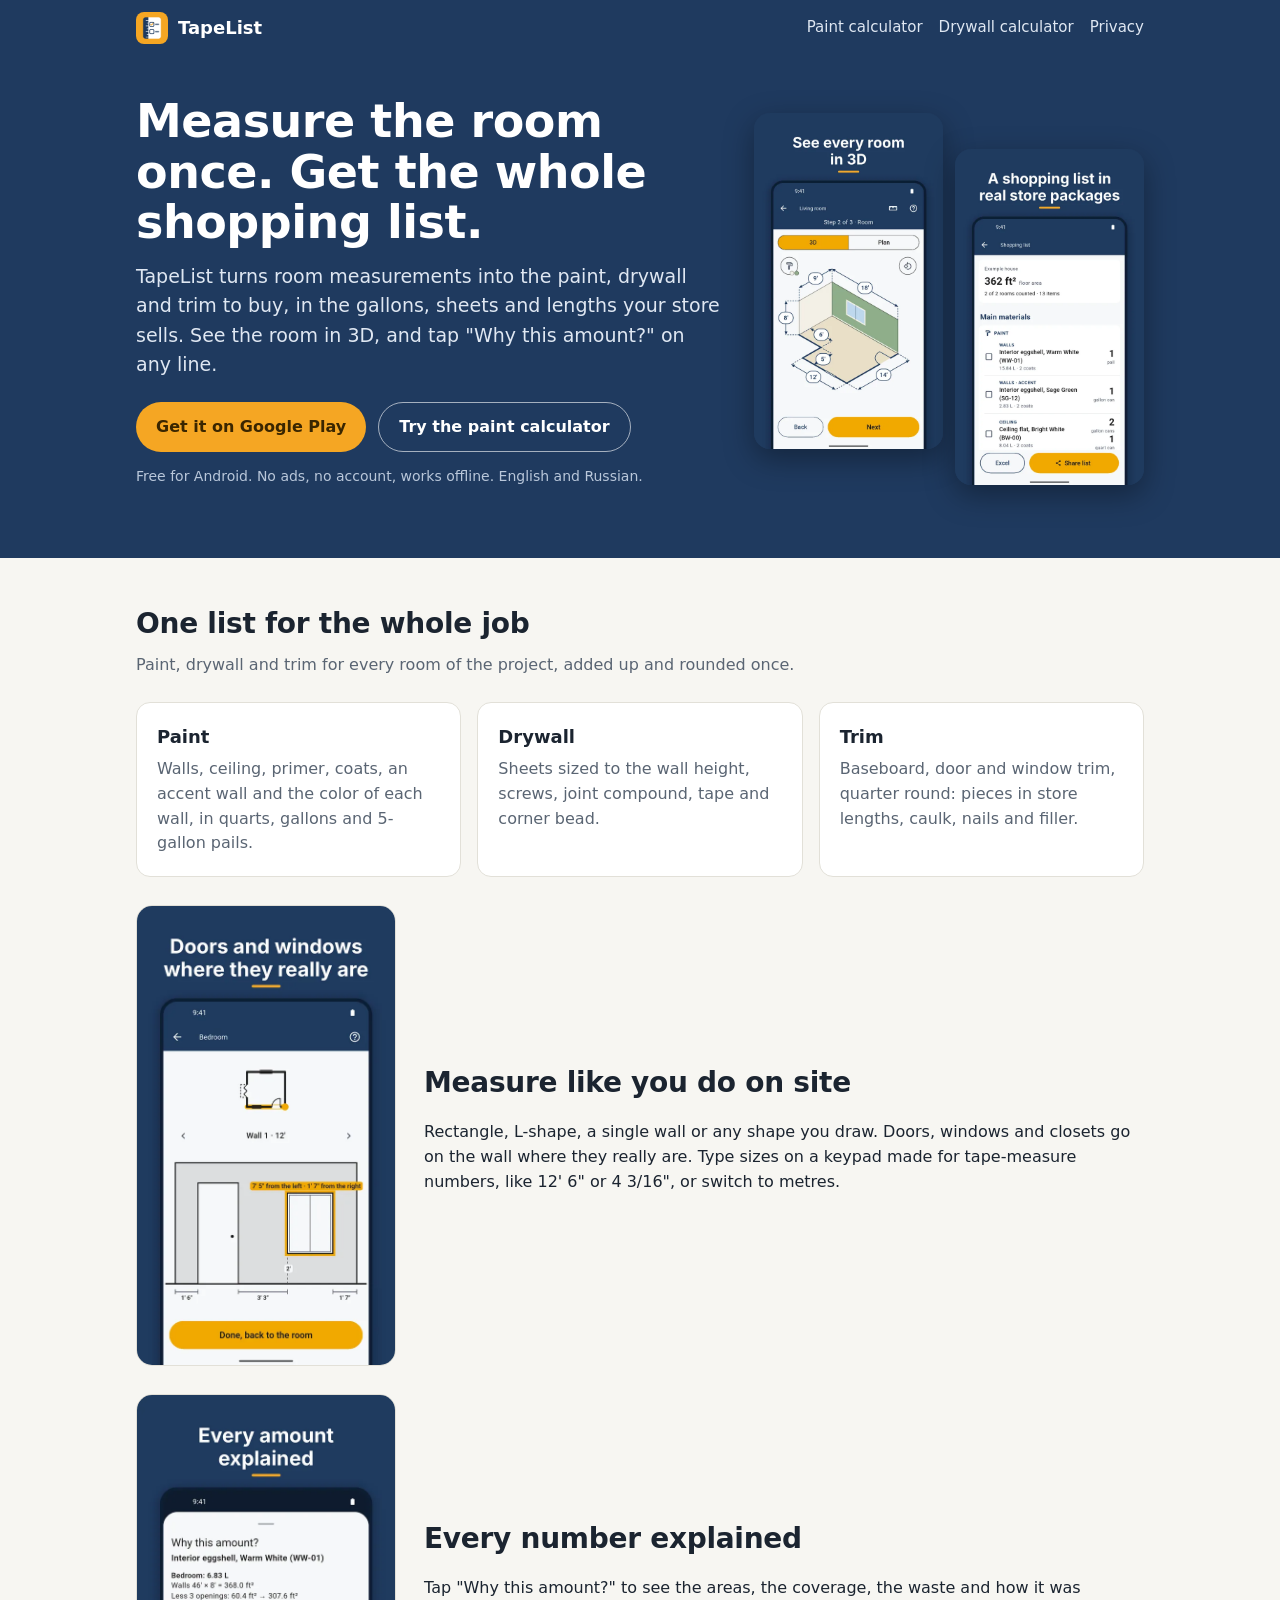
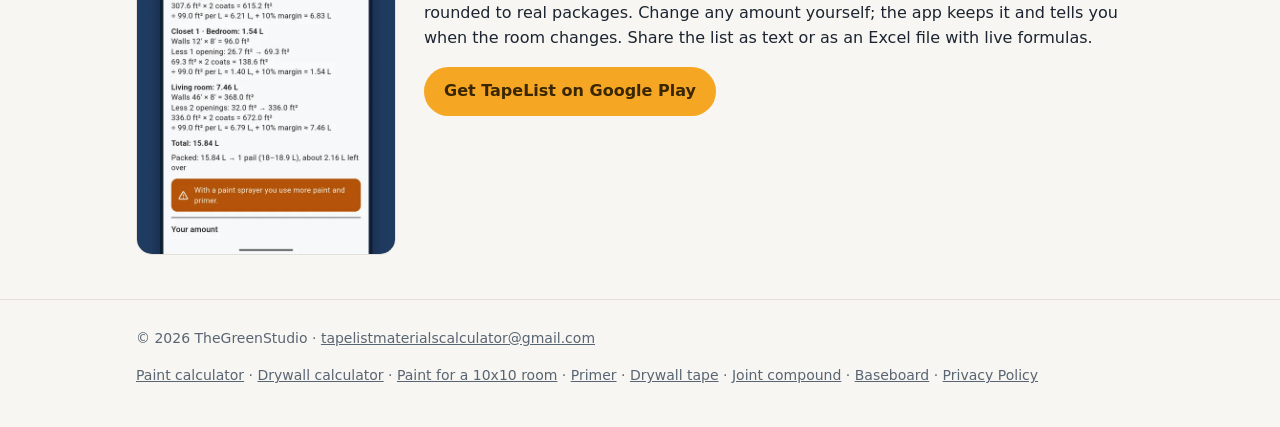
<file: index.html>
<!doctype html>
<html lang="en">
<head>
<meta charset="utf-8">
<meta name="viewport" content="width=device-width, initial-scale=1">
<title>TapeList: paint and drywall calculator with a store-ready shopping list</title>
<meta name="description" content="TapeList is a free Android app: measure a room, see it in 3D and get one shopping list of paint, drywall and trim in the packages the store sells. No ads, no account.">
<link rel="canonical" href="https://tapelistapp.github.io/">
<meta name="msvalidate.01" content="DD7AAF2A2E3DF8CE21057B2F5505923B">
<link rel="icon" href="/img/favicon.png">
<meta property="og:title" content="TapeList: measure a room, get the shopping list">
<meta property="og:description" content="Paint, drywall and trim in real store packages. Free Android app, no ads.">
<meta property="og:image" content="https://tapelistapp.github.io/img/2-room-3d.webp">
<link rel="stylesheet" href="/assets/site.css">
<script type="application/ld+json">
{"@context":"https://schema.org","@type":"SoftwareApplication","name":"TapeList","operatingSystem":"Android","applicationCategory":"UtilitiesApplication",
 "offers":{"@type":"Offer","price":"0","priceCurrency":"USD"},"author":{"@type":"Organization","name":"TheGreenStudio"},
 "url":"https://play.google.com/store/apps/details?id=io.github.tapelistapp"}
</script>
</head>
<body>
<header class="top"><div class="wrap">
  <a class="brand" href="/"><img src="/img/icon-192.png" alt="" width="32" height="32">TapeList</a>
  <nav class="nav"><a href="/paint-calculator/">Paint calculator</a><a href="/drywall-calculator/">Drywall calculator</a><a class="hide-sm" href="/privacy/">Privacy</a></nav>
</div></header>

<section class="hero"><div class="wrap">
  <div>
    <h1>Measure the room once. Get the whole shopping list.</h1>
    <p class="lead">TapeList turns room measurements into the paint, drywall and trim to buy, in the gallons, sheets and lengths your store sells. See the room in 3D, and tap "Why this amount?" on any line.</p>
    <div class="cta">
      <a class="btn" href="https://play.google.com/store/apps/details?id=io.github.tapelistapp&amp;referrer=utm_source%3Dtapelist_site%26utm_medium%3Dweb%26utm_campaign%3Dhome">Get it on Google Play</a>
      <a class="btn ghost" href="/paint-calculator/">Try the paint calculator</a>
    </div>
    <p class="note">Free for Android. No ads, no account, works offline. English and Russian.</p>
  </div>
  <div class="shots">
    <img src="/img/2-room-3d.webp" alt="A room in 3D with the size of every wall" width="540" height="960">
    <img src="/img/7-shopping-list.webp" alt="Shopping list in store packages" width="540" height="960">
  </div>
</div></section>

<section class="block"><div class="wrap">
  <h2>One list for the whole job</h2>
  <p class="sub">Paint, drywall and trim for every room of the project, added up and rounded once.</p>
  <div class="grid3">
    <div class="card"><h3>Paint</h3><p>Walls, ceiling, primer, coats, an accent wall and the color of each wall, in quarts, gallons and 5-gallon pails.</p></div>
    <div class="card"><h3>Drywall</h3><p>Sheets sized to the wall height, screws, joint compound, tape and corner bead.</p></div>
    <div class="card"><h3>Trim</h3><p>Baseboard, door and window trim, quarter round: pieces in store lengths, caulk, nails and filler.</p></div>
  </div>
  <div class="feature-shot">
    <img src="/img/5-wall-door-window.webp" alt="A wall seen from the front with a door and a window placed on it" width="540" height="960" loading="lazy">
    <div>
      <h2 style="margin-top:0">Measure like you do on site</h2>
      <p>Rectangle, L-shape, a single wall or any shape you draw. Doors, windows and closets go on the wall where they really are. Type sizes on a keypad made for tape-measure numbers, like 12' 6" or 4 3/16", or switch to metres.</p>
    </div>
  </div>
  <div class="feature-shot">
    <img src="/img/8-why-this-amount.webp" alt="Why this amount: the areas, coverage and rounding behind a line" width="540" height="960" loading="lazy">
    <div>
      <h2 style="margin-top:0">Every number explained</h2>
      <p>Tap "Why this amount?" to see the areas, the coverage, the waste and how it was rounded to real packages. Change any amount yourself; the app keeps it and tells you when the room changes. Share the list as text or as an Excel file with live formulas.</p>
      <p><a class="btn" href="https://play.google.com/store/apps/details?id=io.github.tapelistapp&amp;referrer=utm_source%3Dtapelist_site%26utm_medium%3Dweb%26utm_campaign%3Dhome">Get TapeList on Google Play</a></p>
    </div>
  </div>
</div></section>

<footer><div class="wrap"><span>&copy; 2026 TheGreenStudio &middot; <a href="mailto:tapelistmaterialscalculator@gmail.com">tapelistmaterialscalculator@gmail.com</a></span><span><a href="/paint-calculator/">Paint calculator</a> &middot; <a href="/drywall-calculator/">Drywall calculator</a> &middot; <a href="/how-much-paint-10x10-room/">Paint for a 10x10 room</a> &middot; <a href="/how-much-primer/">Primer</a> &middot; <a href="/how-much-drywall-tape/">Drywall tape</a> &middot; <a href="/how-much-joint-compound/">Joint compound</a> &middot; <a href="/how-much-baseboard/">Baseboard</a> &middot; <a href="/privacy/">Privacy Policy</a></span></div></footer>
</body>
</html>
</file>
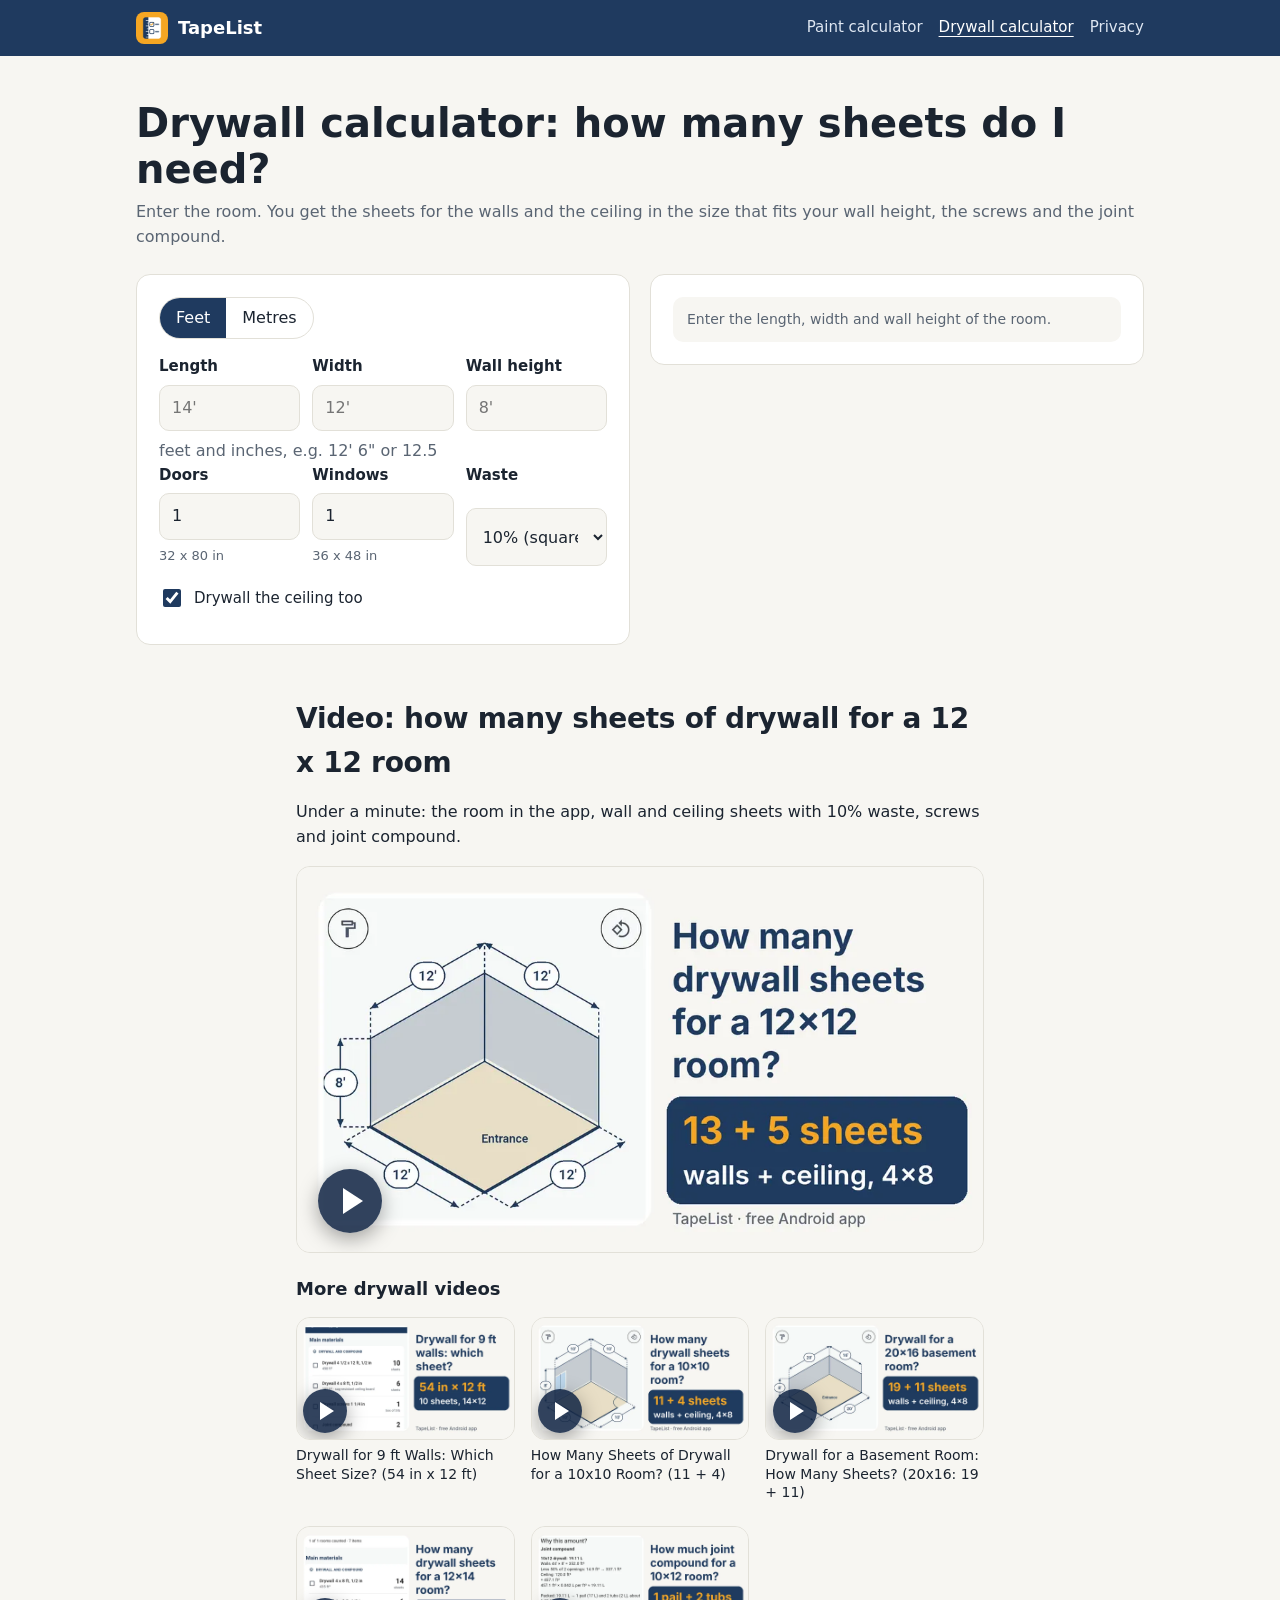
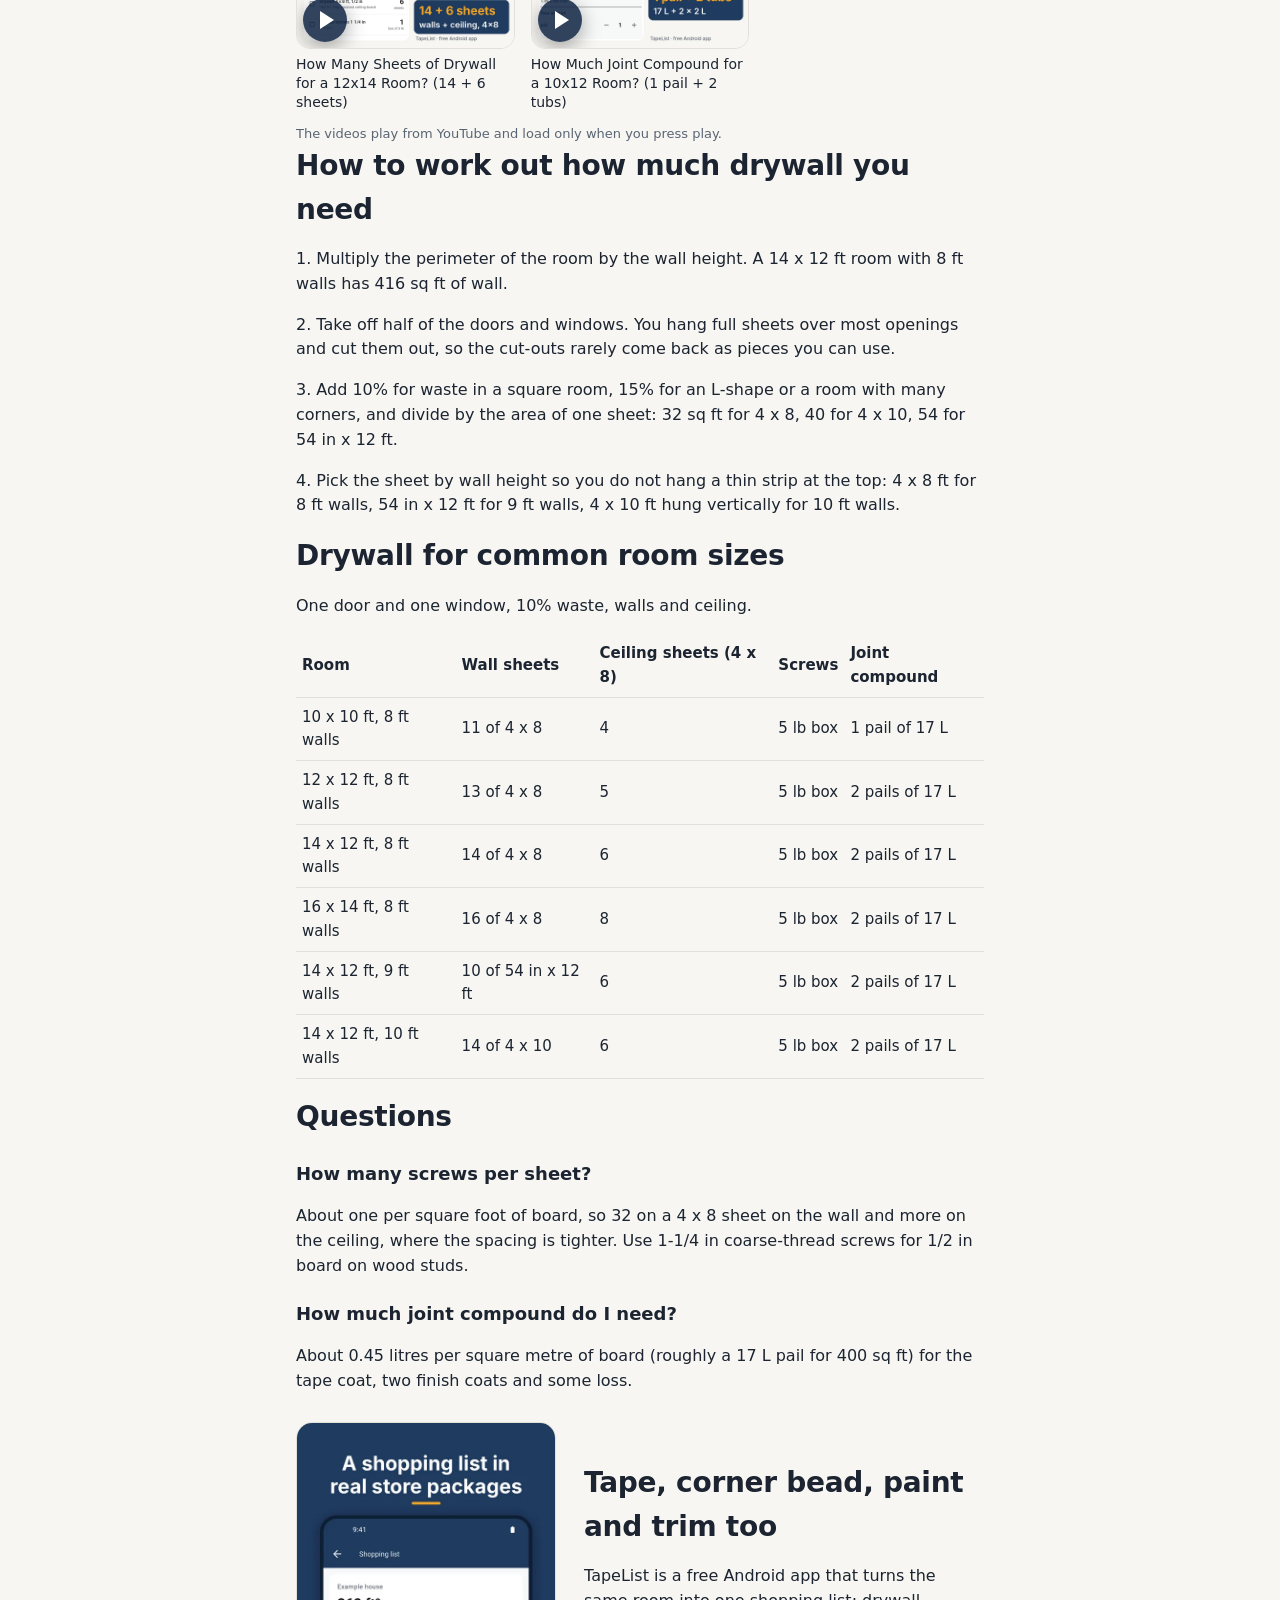
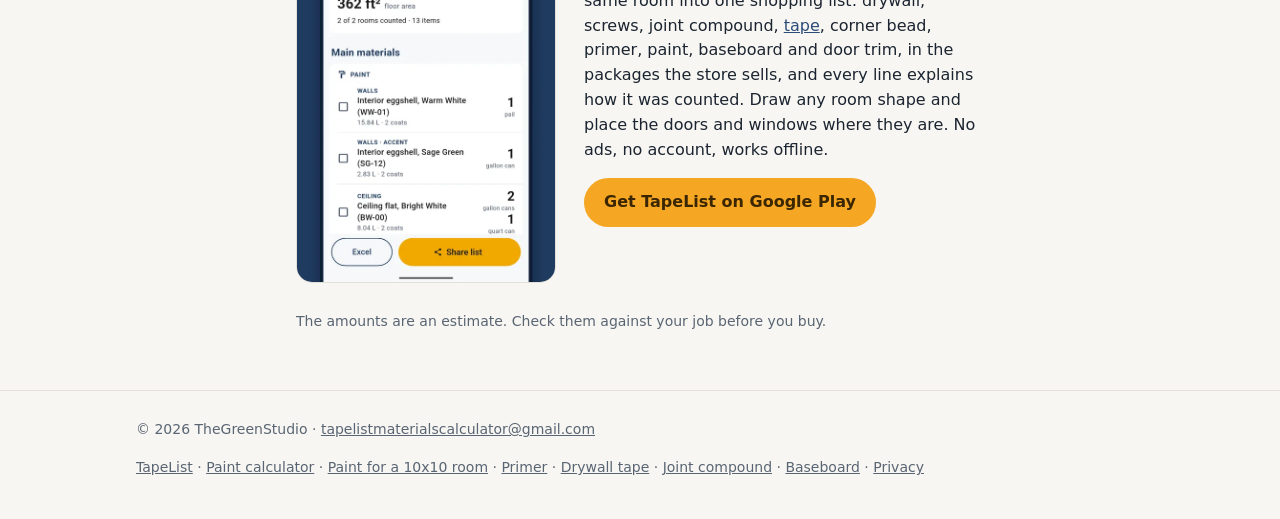
<file: drywall-calculator/index.html>
<!doctype html>
<html lang="en">
<head>
<meta charset="utf-8">
<meta name="viewport" content="width=device-width, initial-scale=1">
<title>Drywall Calculator: How Many Sheets of Drywall Do I Need? | TapeList</title>
<meta name="description" content="Free drywall calculator for a room. Enter the size, doors and windows and get the sheets for walls and ceiling, screws and joint compound, with the math shown.">
<link rel="canonical" href="https://tapelistapp.github.io/drywall-calculator/">
<link rel="icon" href="/img/favicon.png">
<meta property="og:title" content="Drywall calculator: how many sheets do I need?">
<meta property="og:description" content="Room size in, sheets, screws and joint compound out, in the sizes stores sell.">
<meta property="og:image" content="https://tapelistapp.github.io/img/7-shopping-list.webp">
<link rel="stylesheet" href="/assets/site.css">
<script>window.CALC = 'drywall'; window.PLAY_URL = 'https://play.google.com/store/apps/details?id=io.github.tapelistapp&referrer=utm_source%3Dtapelist_site%26utm_medium%3Dweb%26utm_campaign%3Ddrywall_calculator';</script>
<script src="/assets/calc.js" defer></script>
<script src="/assets/ui.js" defer></script>
<script type="application/ld+json">
{"@context":"https://schema.org","@type":"FAQPage","mainEntity":[
{"@type":"Question","name":"How many sheets of drywall do I need for a 12 x 12 room?","acceptedAnswer":{"@type":"Answer","text":"A 12 x 12 ft room with 8 ft walls, one door and one window needs about 13 sheets of 4 x 8 ft drywall for the walls and 5 for the ceiling, with 10% for waste and half of the doors and windows taken off."}},
{"@type":"Question","name":"What size drywall should I buy for 9 ft walls?","acceptedAnswer":{"@type":"Answer","text":"For 9 ft walls, 54 in x 12 ft sheets hung horizontally cover the height in two rows with no strip. For 8 ft walls use 4 x 8 ft (or 4 x 12 ft) sheets, and for 10 ft walls 4 x 10 ft sheets hung vertically."}},
{"@type":"Question","name":"How many drywall screws do I need?","acceptedAnswer":{"@type":"Answer","text":"About one screw per square foot of board on walls and 30% more on ceilings, where the spacing is tighter. A pound of 1-1/4 in coarse screws holds roughly 240 to 280 screws, so a typical room takes one 5 lb box."}}
]}
</script>
<script type="application/ld+json">
{"@context": "https://schema.org", "@type": "VideoObject", "name": "How Many Sheets of Drywall for a 12x12 Room? (13 + 5)", "description": "A 12x12 room with 8 ft walls, one door and one window takes 13 sheets of 4x8 drywall for the walls and 5 for the ceiling (10% waste included), plus 1 box of screws (5 lb) and 2 pails of joint compound.", "thumbnailUrl": ["https://tapelistapp.github.io/img/video-v2-drywall-12x12.webp", "https://i.ytimg.com/vi/J6LXCZWHs7w/hqdefault.jpg"], "uploadDate": "2026-11-24T18:30:00-06:00", "duration": "PT47S", "embedUrl": "https://www.youtube-nocookie.com/embed/J6LXCZWHs7w", "url": "https://www.youtube.com/watch?v=J6LXCZWHs7w", "publisher": {"@type": "Organization", "name": "TheGreenStudio"}}
</script>
<script type="application/ld+json">
{"@context": "https://schema.org", "@type": "VideoObject", "name": "Drywall for 9 ft Walls: Which Sheet Size? (54 in x 12 ft)", "description": "For 9 ft walls, hang 54 in x 12 ft sheets (4 1/2 x 12 ft): two rows make exactly 9 ft, with no 1 ft strip. A 14x12 room with 9 ft walls takes 10 of them, plus 6 sheets of 4x8 ceiling board.", "thumbnailUrl": ["https://tapelistapp.github.io/img/video-v5-drywall-9ft-walls.webp", "https://i.ytimg.com/vi/8Ft7YEdm2PE/hqdefault.jpg"], "uploadDate": "2026-11-24T18:30:00-06:00", "duration": "PT37S", "embedUrl": "https://www.youtube-nocookie.com/embed/8Ft7YEdm2PE", "url": "https://www.youtube.com/watch?v=8Ft7YEdm2PE", "publisher": {"@type": "Organization", "name": "TheGreenStudio"}}
</script>
<script type="application/ld+json">
{"@context": "https://schema.org", "@type": "VideoObject", "name": "How Many Sheets of Drywall for a 10x10 Room? (11 + 4)", "description": "A 10x10 room with 8 ft walls, one door and one window takes 11 sheets of 4x8 drywall for the walls and 4 for the ceiling (10% waste included), plus 1 box of screws (5 lb) and 1 pail of joint compound (17 L).", "thumbnailUrl": ["https://tapelistapp.github.io/img/video-v9-drywall-10x10.webp", "https://i.ytimg.com/vi/AFMwbjLiZJI/hqdefault.jpg"], "uploadDate": "2026-11-25T18:00:00-06:00", "duration": "PT40S", "embedUrl": "https://www.youtube-nocookie.com/embed/AFMwbjLiZJI", "url": "https://www.youtube.com/watch?v=AFMwbjLiZJI", "publisher": {"@type": "Organization", "name": "TheGreenStudio"}}
</script>
<script type="application/ld+json">
{"@context": "https://schema.org", "@type": "VideoObject", "name": "Drywall for a Basement Room: How Many Sheets? (20x16: 19 + 11)", "description": "A 20x16 basement room with 8 ft walls, two doors and three windows takes 19 sheets of 4x8 drywall for the walls and 11 for the ceiling (10% waste included), plus 1 box of screws (5 lb) and 2 pails of joint compound (17 L) and a 2 L tub.", "thumbnailUrl": ["https://tapelistapp.github.io/img/video-v10-drywall-basement.webp", "https://i.ytimg.com/vi/WpyYuWPqc_0/hqdefault.jpg"], "uploadDate": "2026-11-25T18:00:00-06:00", "duration": "PT51S", "embedUrl": "https://www.youtube-nocookie.com/embed/WpyYuWPqc_0", "url": "https://www.youtube.com/watch?v=WpyYuWPqc_0", "publisher": {"@type": "Organization", "name": "TheGreenStudio"}}
</script>
<script type="application/ld+json">
{"@context": "https://schema.org", "@type": "VideoObject", "name": "How Many Sheets of Drywall for a 12x14 Room? (14 + 6 sheets)", "description": "A 12x14 room with 8 ft walls, one door and two windows needs 14 sheets of 4x8 drywall for the walls and 6 sheets of ceiling board, with 10% waste. Tape: 206 ft, one 250 ft roll.", "thumbnailUrl": ["https://tapelistapp.github.io/img/video-v15-drywall-12x14.webp", "https://i.ytimg.com/vi/Abt0x1RE_ms/hqdefault.jpg"], "uploadDate": "2026-11-27T17:10:00-06:00", "duration": "PT46S", "embedUrl": "https://www.youtube-nocookie.com/embed/Abt0x1RE_ms", "url": "https://www.youtube.com/watch?v=Abt0x1RE_ms", "publisher": {"@type": "Organization", "name": "TheGreenStudio"}}
</script>
<script type="application/ld+json">
{"@context": "https://schema.org", "@type": "VideoObject", "name": "How Much Joint Compound for a 10x12 Room? (1 pail + 2 tubs)", "description": "A 10x12 room with 8 ft walls, one door and one window needs 19.11 L of joint compound for the walls and the ceiling: 1 pail of 17 L and 2 tubs of 2 L, about 1.9 L left over. Two pails would leave 15 L.", "thumbnailUrl": ["https://tapelistapp.github.io/img/video-v16-joint-compound-10x12.webp", "https://i.ytimg.com/vi/QU0DkTvGRYA/hqdefault.jpg"], "uploadDate": "2026-11-27T17:10:00-06:00", "duration": "PT51S", "embedUrl": "https://www.youtube-nocookie.com/embed/QU0DkTvGRYA", "url": "https://www.youtube.com/watch?v=QU0DkTvGRYA", "publisher": {"@type": "Organization", "name": "TheGreenStudio"}}
</script>
</head>
<body>
<header class="top"><div class="wrap">
  <a class="brand" href="/"><img src="/img/icon-192.png" alt="" width="32" height="32">TapeList</a>
  <nav class="nav"><a href="/paint-calculator/">Paint calculator</a><a href="/drywall-calculator/" aria-current="page">Drywall calculator</a><a class="hide-sm" href="/privacy/">Privacy</a></nav>
</div></header>

<section class="block"><div class="wrap">
  <h1 style="font-size:clamp(28px,4.5vw,40px);margin:0 0 8px;line-height:1.15">Drywall calculator: how many sheets do I need?</h1>
  <p class="sub">Enter the room. You get the sheets for the walls and the ceiling in the size that fits your wall height, the screws and the joint compound.</p>

  <div class="calc">
    <form class="card" id="form" onsubmit="return false">
      <div class="seg" role="group" aria-label="Units"><button type="button" id="u-ft" aria-pressed="true">Feet</button><button type="button" id="u-m" aria-pressed="false">Metres</button></div>
      <div class="row3">
        <div class="field"><label for="len">Length</label><input id="len" type="text" inputmode="decimal" placeholder="14'" autocomplete="off"></div>
        <div class="field"><label for="wid">Width</label><input id="wid" type="text" inputmode="decimal" placeholder="12'" autocomplete="off"></div>
        <div class="field"><label for="hgt">Wall height</label><input id="hgt" type="text" inputmode="decimal" placeholder="8'" autocomplete="off"></div>
      </div>
      <p class="field hint unit-hint" style="margin-top:-6px">feet and inches, e.g. 12' 6" or 12.5</p>
      <div class="row3">
        <div class="field"><label for="doors">Doors</label><input id="doors" type="number" min="0" max="20" value="1"><span class="hint">32 x 80 in</span></div>
        <div class="field"><label for="windows">Windows</label><input id="windows" type="number" min="0" max="30" value="1"><span class="hint">36 x 48 in</span></div>
        <div class="field"><label for="waste">Waste</label><select id="waste"><option value="10" selected>10% (square room)</option><option value="15">15% (L-shape, many corners)</option></select></div>
      </div>
      <label class="check"><input type="checkbox" id="ceil" checked> Drywall the ceiling too</label>
    </form>
    <div class="card result" id="out" aria-live="polite"></div>
  </div>
</div></section>

<section class="block" style="padding-top:8px"><div class="wrap article">
  <h2>Video: how many sheets of drywall for a 12 x 12 room</h2>
  <p>Under a minute: the room in the app, wall and ceiling sheets with 10% waste, screws and joint compound.</p>
  <a class="video" href="https://www.youtube.com/watch?v=J6LXCZWHs7w" data-yt="J6LXCZWHs7w" aria-label="Play the video: How Many Sheets of Drywall for a 12x12 Room? (13 + 5)">
    <img src="/img/video-v2-drywall-12x12.webp" alt="How Many Sheets of Drywall for a 12x12 Room? (13 + 5)" width="960" height="540" loading="lazy">
    <span class="play" aria-hidden="true"></span>
  </a>
  <h3 class="vgrid-title">More drywall videos</h3>
<div class="vgrid">
  <figure>
  <a class="video" href="https://www.youtube.com/watch?v=8Ft7YEdm2PE" data-yt="8Ft7YEdm2PE" aria-label="Play the video: Drywall for 9 ft Walls: Which Sheet Size? (54 in x 12 ft)">
    <img src="/img/video-v5-drywall-9ft-walls.webp" alt="Drywall for 9 ft Walls: Which Sheet Size? (54 in x 12 ft)" width="960" height="540" loading="lazy">
    <span class="play" aria-hidden="true"></span>
  </a>
    <figcaption>Drywall for 9 ft Walls: Which Sheet Size? (54 in x 12 ft)</figcaption>
  </figure>
  <figure>
  <a class="video" href="https://www.youtube.com/watch?v=AFMwbjLiZJI" data-yt="AFMwbjLiZJI" aria-label="Play the video: How Many Sheets of Drywall for a 10x10 Room? (11 + 4)">
    <img src="/img/video-v9-drywall-10x10.webp" alt="How Many Sheets of Drywall for a 10x10 Room? (11 + 4)" width="960" height="540" loading="lazy">
    <span class="play" aria-hidden="true"></span>
  </a>
    <figcaption>How Many Sheets of Drywall for a 10x10 Room? (11 + 4)</figcaption>
  </figure>
  <figure>
  <a class="video" href="https://www.youtube.com/watch?v=WpyYuWPqc_0" data-yt="WpyYuWPqc_0" aria-label="Play the video: Drywall for a Basement Room: How Many Sheets? (20x16: 19 + 11)">
    <img src="/img/video-v10-drywall-basement.webp" alt="Drywall for a Basement Room: How Many Sheets? (20x16: 19 + 11)" width="960" height="540" loading="lazy">
    <span class="play" aria-hidden="true"></span>
  </a>
    <figcaption>Drywall for a Basement Room: How Many Sheets? (20x16: 19 + 11)</figcaption>
  </figure>
  <figure>
  <a class="video" href="https://www.youtube.com/watch?v=Abt0x1RE_ms" data-yt="Abt0x1RE_ms" aria-label="Play the video: How Many Sheets of Drywall for a 12x14 Room? (14 + 6 sheets)">
    <img src="/img/video-v15-drywall-12x14.webp" alt="How Many Sheets of Drywall for a 12x14 Room? (14 + 6 sheets)" width="960" height="540" loading="lazy">
    <span class="play" aria-hidden="true"></span>
  </a>
    <figcaption>How Many Sheets of Drywall for a 12x14 Room? (14 + 6 sheets)</figcaption>
  </figure>
  <figure>
  <a class="video" href="https://www.youtube.com/watch?v=QU0DkTvGRYA" data-yt="QU0DkTvGRYA" aria-label="Play the video: How Much Joint Compound for a 10x12 Room? (1 pail + 2 tubs)">
    <img src="/img/video-v16-joint-compound-10x12.webp" alt="How Much Joint Compound for a 10x12 Room? (1 pail + 2 tubs)" width="960" height="540" loading="lazy">
    <span class="play" aria-hidden="true"></span>
  </a>
    <figcaption>How Much Joint Compound for a 10x12 Room? (1 pail + 2 tubs)</figcaption>
  </figure>
</div>
  <p class="hint video-note">The videos play from YouTube and load only when you press play.</p>
</div>
<div class="wrap article">
  <h2>How to work out how much drywall you need</h2>
  <p>1. Multiply the perimeter of the room by the wall height. A 14 x 12 ft room with 8 ft walls has 416 sq ft of wall.</p>
  <p>2. Take off half of the doors and windows. You hang full sheets over most openings and cut them out, so the cut-outs rarely come back as pieces you can use.</p>
  <p>3. Add 10% for waste in a square room, 15% for an L-shape or a room with many corners, and divide by the area of one sheet: 32 sq ft for 4 x 8, 40 for 4 x 10, 54 for 54 in x 12 ft.</p>
  <p>4. Pick the sheet by wall height so you do not hang a thin strip at the top: 4 x 8 ft for 8 ft walls, 54 in x 12 ft for 9 ft walls, 4 x 10 ft hung vertically for 10 ft walls.</p>

  <h2>Drywall for common room sizes</h2>
  <p>One door and one window, 10% waste, walls and ceiling.</p>
  <table>
    <thead><tr><th>Room</th><th>Wall sheets</th><th>Ceiling sheets (4 x 8)</th><th>Screws</th><th>Joint compound</th></tr></thead>
    <tbody>
      <tr><td>10 x 10 ft, 8 ft walls</td><td>11 of 4 x 8</td><td>4</td><td>5 lb box</td><td>1 pail of 17 L</td></tr>
      <tr><td>12 x 12 ft, 8 ft walls</td><td>13 of 4 x 8</td><td>5</td><td>5 lb box</td><td>2 pails of 17 L</td></tr>
      <tr><td>14 x 12 ft, 8 ft walls</td><td>14 of 4 x 8</td><td>6</td><td>5 lb box</td><td>2 pails of 17 L</td></tr>
      <tr><td>16 x 14 ft, 8 ft walls</td><td>16 of 4 x 8</td><td>8</td><td>5 lb box</td><td>2 pails of 17 L</td></tr>
      <tr><td>14 x 12 ft, 9 ft walls</td><td>10 of 54 in x 12 ft</td><td>6</td><td>5 lb box</td><td>2 pails of 17 L</td></tr>
      <tr><td>14 x 12 ft, 10 ft walls</td><td>14 of 4 x 10</td><td>6</td><td>5 lb box</td><td>2 pails of 17 L</td></tr>
    </tbody>
  </table>

  <h2>Questions</h2>
  <h3>How many screws per sheet?</h3>
  <p>About one per square foot of board, so 32 on a 4 x 8 sheet on the wall and more on the ceiling, where the spacing is tighter. Use 1-1/4 in coarse-thread screws for 1/2 in board on wood studs.</p>
  <h3>How much joint compound do I need?</h3>
  <p>About 0.45 litres per square metre of board (roughly a 17 L pail for 400 sq ft) for the tape coat, two finish coats and some loss.</p>

  <div class="feature-shot">
    <img src="/img/7-shopping-list.webp" alt="TapeList app shopping list with drywall, screws and joint compound" width="540" height="960" loading="lazy">
    <div>
      <h2 style="margin-top:0">Tape, corner bead, paint and trim too</h2>
      <p>TapeList is a free Android app that turns the same room into one shopping list: drywall, screws, joint compound, <a href="/how-much-drywall-tape/">tape</a>, corner bead, primer, paint, baseboard and door trim, in the packages the store sells, and every line explains how it was counted. Draw any room shape and place the doors and windows where they are. No ads, no account, works offline.</p>
      <p><a class="btn" href="https://play.google.com/store/apps/details?id=io.github.tapelistapp&amp;referrer=utm_source%3Dtapelist_site%26utm_medium%3Dweb%26utm_campaign%3Ddrywall_calculator">Get TapeList on Google Play</a></p>
    </div>
  </div>
  <p class="hint" style="color:var(--muted);font-size:14px;margin-top:28px">The amounts are an estimate. Check them against your job before you buy.</p>
</div></section>

<footer><div class="wrap"><span>&copy; 2026 TheGreenStudio &middot; <a href="mailto:tapelistmaterialscalculator@gmail.com">tapelistmaterialscalculator@gmail.com</a></span><span><a href="/">TapeList</a> &middot; <a href="/paint-calculator/">Paint calculator</a> &middot; <a href="/how-much-paint-10x10-room/">Paint for a 10x10 room</a> &middot; <a href="/how-much-primer/">Primer</a> &middot; <a href="/how-much-drywall-tape/">Drywall tape</a> &middot; <a href="/how-much-joint-compound/">Joint compound</a> &middot; <a href="/how-much-baseboard/">Baseboard</a> &middot; <a href="/privacy/">Privacy</a></span></div></footer>
<script>
document.querySelectorAll('a.video[data-yt]').forEach(function(a){a.addEventListener('click',function(e){e.preventDefault();var f=document.createElement('iframe');f.src='https://www.youtube-nocookie.com/embed/'+a.dataset.yt+'?autoplay=1&rel=0';f.title=a.getAttribute('aria-label');f.allow='autoplay; encrypted-media; picture-in-picture';f.allowFullscreen=true;f.className='video-frame';a.replaceWith(f);});});
</script>
</body>
</html>
</file>
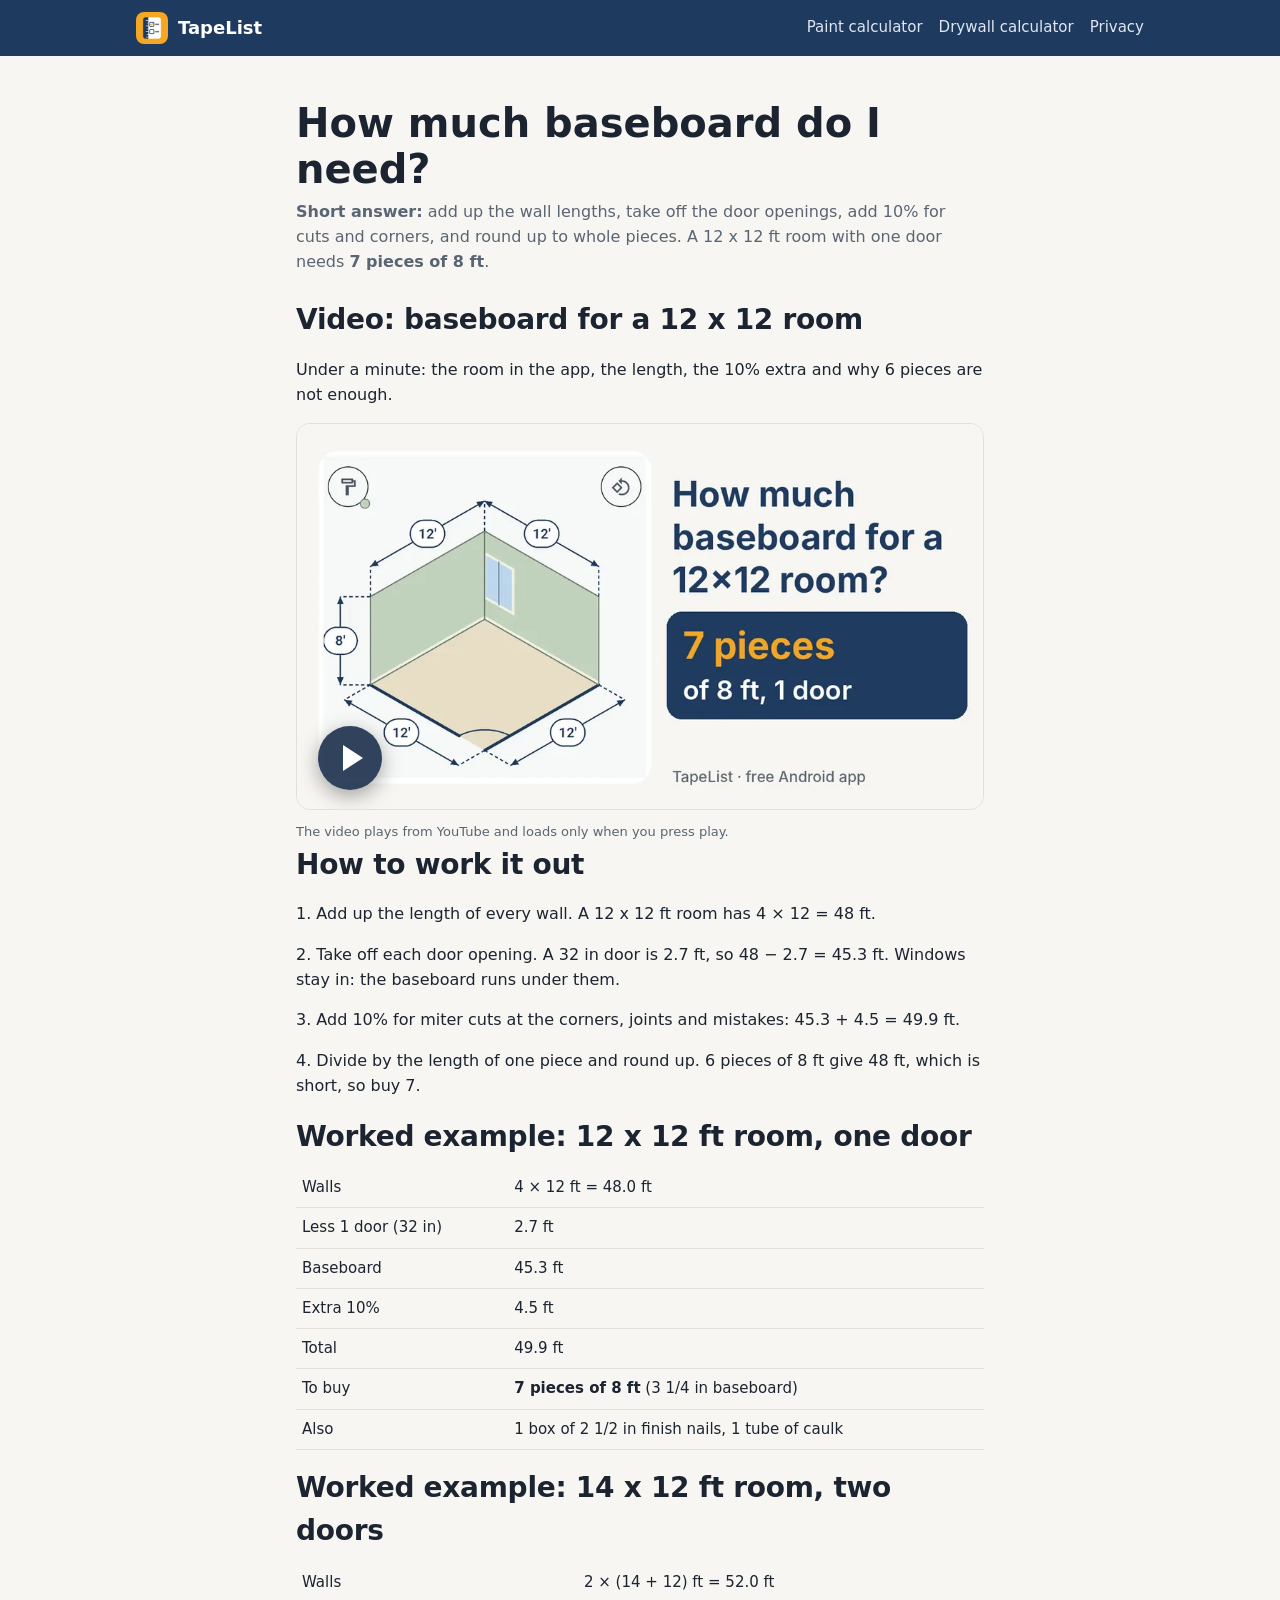
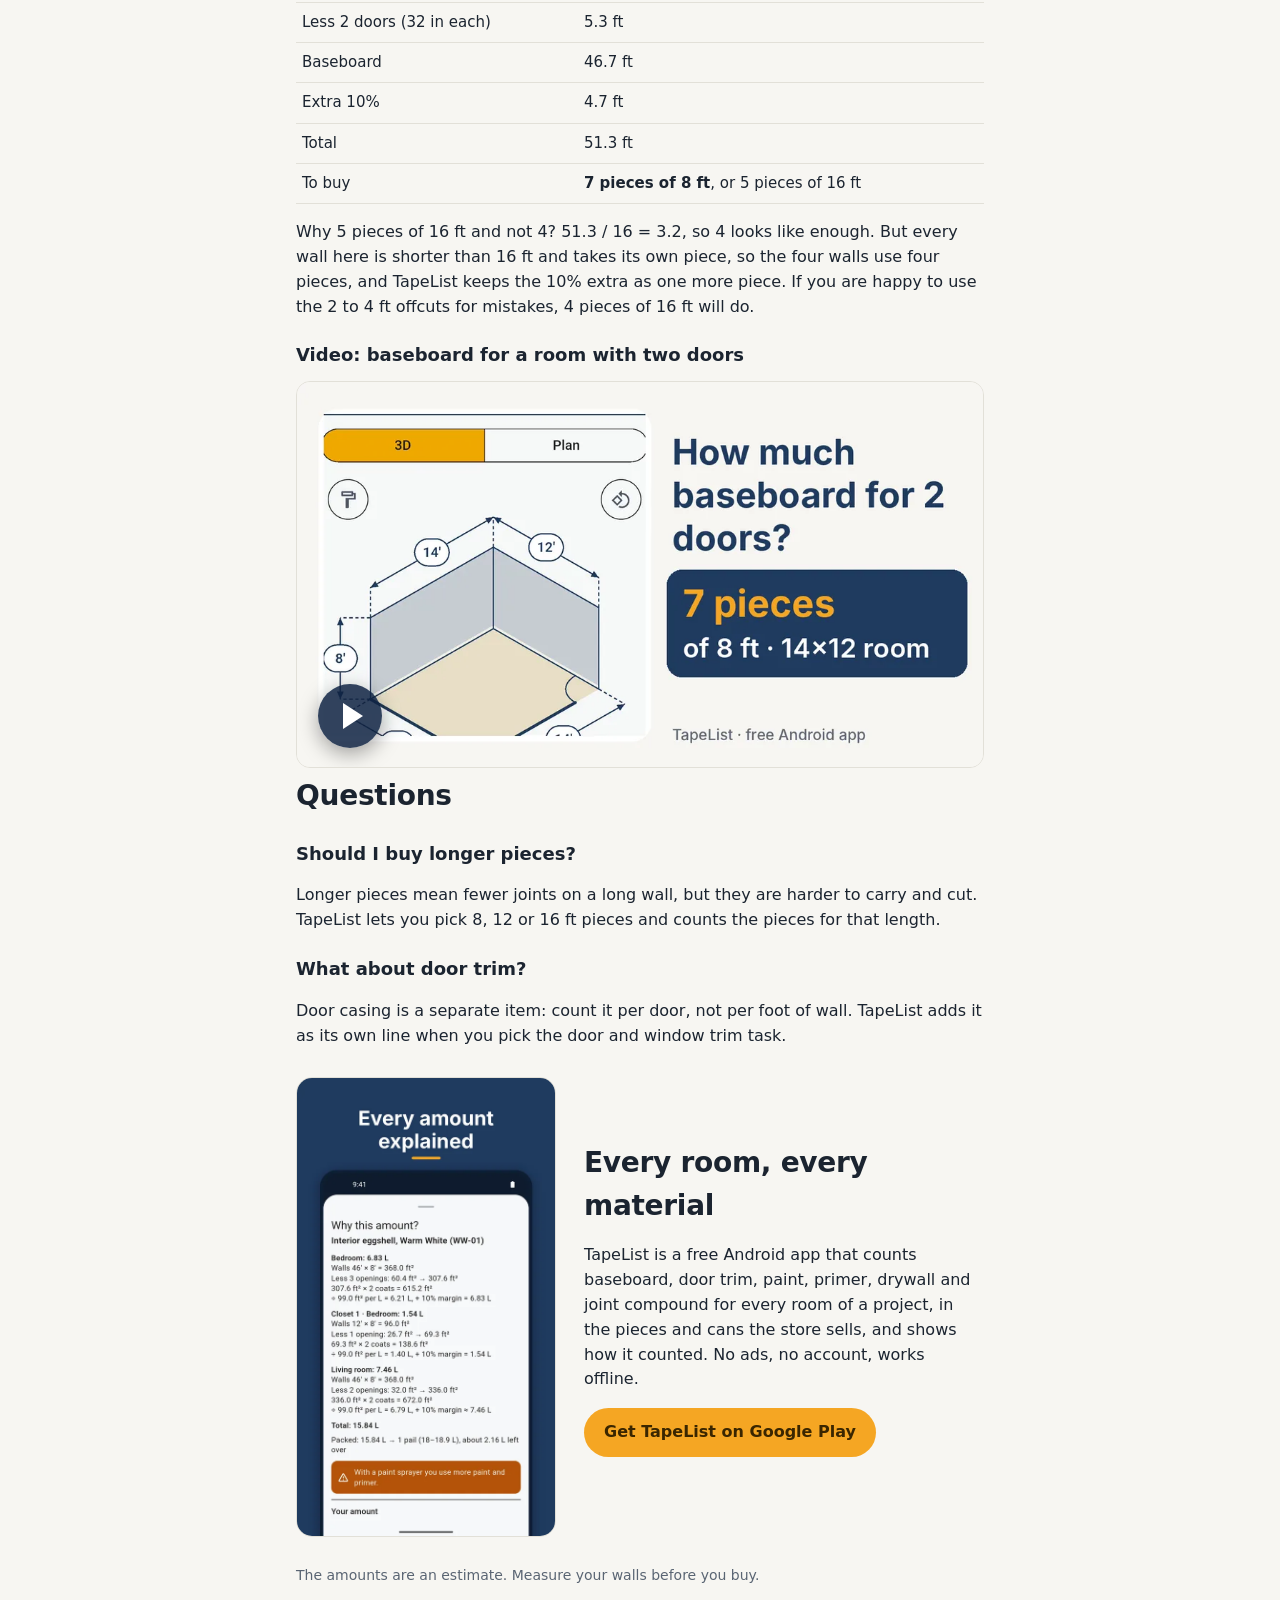
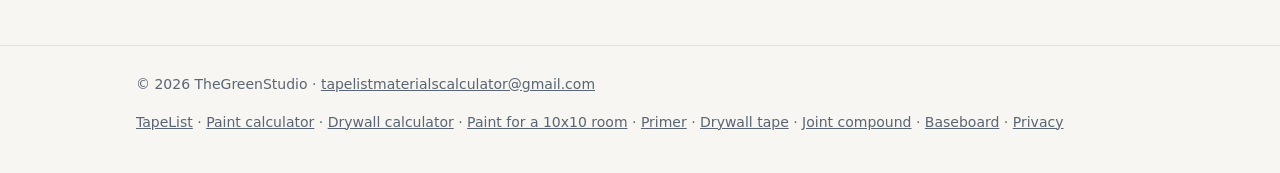
<file: how-much-baseboard/index.html>
<!doctype html>
<html lang="en">
<head>
<meta charset="utf-8">
<meta name="viewport" content="width=device-width, initial-scale=1">
<title>How Much Baseboard Do I Need? 12x12 Room = 7 Pieces of 8 ft | TapeList</title>
<meta name="description" content="How to work out baseboard for a room: wall length minus door openings, plus 10% for cuts and corners, rounded up to whole pieces. A 12x12 room with one door needs 7 pieces of 8 ft.">
<link rel="canonical" href="https://tapelistapp.github.io/how-much-baseboard/">
<link rel="icon" href="/img/favicon.png">
<meta property="og:title" content="How much baseboard do I need?">
<meta property="og:description" content="Wall length minus doors, plus 10% for cuts, rounded up to whole pieces. A 12x12 room with one door: 7 pieces of 8 ft.">
<meta property="og:image" content="https://tapelistapp.github.io/img/video-v11-baseboard-12x12.webp">
<link rel="stylesheet" href="/assets/site.css">
<script type="application/ld+json">
{"@context":"https://schema.org","@type":"FAQPage","mainEntity":[
{"@type":"Question","name":"How much baseboard do I need for a 12 x 12 room?","acceptedAnswer":{"@type":"Answer","text":"A 12 x 12 ft room has 48 ft of wall. Take off one 32 in door opening (2.7 ft) and you need 45.3 ft of baseboard. With 10% extra for cuts and corners that is 49.9 ft, so buy 7 pieces of 8 ft: 6 pieces give only 48 ft."}},
{"@type":"Question","name":"Do you subtract doors when measuring for baseboard?","acceptedAnswer":{"@type":"Answer","text":"Yes. Baseboard stops at the door casing, so take the width of each door opening off the wall length. Windows do not count, because baseboard runs under them."}},
{"@type":"Question","name":"How much extra baseboard should I buy?","acceptedAnswer":{"@type":"Answer","text":"Add about 10% for miter cuts at the corners, joints and mistakes, then round up to whole pieces. Buy by pieces of a fixed length, not by feet."}}
]}
</script>
<script type="application/ld+json">
{"@context": "https://schema.org", "@type": "VideoObject", "name": "How Much Baseboard for a 12x12 Room? (7 pieces of 8 ft)", "description": "A 12x12 room with one door needs 45.3 ft of baseboard (48 ft of wall minus the door). With 10% extra for cuts and corners that is 49.9 ft: 7 pieces of 8 ft.", "thumbnailUrl": ["https://tapelistapp.github.io/img/video-v11-baseboard-12x12.webp", "https://i.ytimg.com/vi/62Aye7D1Ft0/hqdefault.jpg"], "uploadDate": "2026-11-26T16:30:00-06:00", "duration": "PT44S", "embedUrl": "https://www.youtube-nocookie.com/embed/62Aye7D1Ft0", "url": "https://www.youtube.com/watch?v=62Aye7D1Ft0", "publisher": {"@type": "Organization", "name": "TheGreenStudio"}}
</script>
<script type="application/ld+json">
{"@context": "https://schema.org", "@type": "VideoObject", "name": "How Much Baseboard for a Room with 2 Doors? (7 pieces of 8 ft)", "description": "A 14x12 room with two doors needs 46.7 ft of baseboard. With 10% extra for cuts and corners that is 51.3 ft: 7 pieces of 8 ft. In 16 ft pieces it is 5, not 4: one piece per wall plus one for the extra.", "thumbnailUrl": ["https://tapelistapp.github.io/img/video-v17-baseboard-2-doors.webp", "https://i.ytimg.com/vi/-m-sEz8-zhk/hqdefault.jpg"], "uploadDate": "2026-11-26T19:10:00-06:00", "duration": "PT57S", "embedUrl": "https://www.youtube-nocookie.com/embed/-m-sEz8-zhk", "url": "https://www.youtube.com/watch?v=-m-sEz8-zhk", "publisher": {"@type": "Organization", "name": "TheGreenStudio"}}
</script>
</head>
<body>
<header class="top"><div class="wrap">
  <a class="brand" href="/"><img src="/img/icon-192.png" alt="" width="32" height="32">TapeList</a>
  <nav class="nav"><a href="/paint-calculator/">Paint calculator</a><a href="/drywall-calculator/">Drywall calculator</a><a class="hide-sm" href="/privacy/">Privacy</a></nav>
</div></header>

<section class="block"><div class="wrap article">
  <h1 style="font-size:clamp(28px,4.5vw,40px);margin:0 0 8px;line-height:1.15">How much baseboard do I need?</h1>
  <p class="sub"><strong>Short answer:</strong> add up the wall lengths, take off the door openings, add 10% for cuts and corners, and round up to whole pieces. A 12 x 12 ft room with one door needs <strong>7 pieces of 8 ft</strong>.</p>

  <h2>Video: baseboard for a 12 x 12 room</h2>
  <p>Under a minute: the room in the app, the length, the 10% extra and why 6 pieces are not enough.</p>
  <a class="video" href="https://www.youtube.com/watch?v=62Aye7D1Ft0" data-yt="62Aye7D1Ft0" aria-label="Play the video: How much baseboard for a 12x12 room">
    <img src="/img/video-v11-baseboard-12x12.webp" alt="How much baseboard for a 12x12 room: 7 pieces of 8 ft" width="960" height="540" loading="lazy">
    <span class="play" aria-hidden="true"></span>
  </a>
  <p class="hint video-note">The video plays from YouTube and loads only when you press play.</p>

  <h2>How to work it out</h2>
  <p>1. Add up the length of every wall. A 12 x 12 ft room has 4 &times; 12 = 48 ft.</p>
  <p>2. Take off each door opening. A 32 in door is 2.7 ft, so 48 &minus; 2.7 = 45.3 ft. Windows stay in: the baseboard runs under them.</p>
  <p>3. Add 10% for miter cuts at the corners, joints and mistakes: 45.3 + 4.5 = 49.9 ft.</p>
  <p>4. Divide by the length of one piece and round up. 6 pieces of 8 ft give 48 ft, which is short, so buy 7.</p>

  <h2>Worked example: 12 x 12 ft room, one door</h2>
  <table>
    <tbody>
      <tr><td>Walls</td><td>4 &times; 12 ft = 48.0 ft</td></tr>
      <tr><td>Less 1 door (32 in)</td><td>2.7 ft</td></tr>
      <tr><td>Baseboard</td><td>45.3 ft</td></tr>
      <tr><td>Extra 10%</td><td>4.5 ft</td></tr>
      <tr><td>Total</td><td>49.9 ft</td></tr>
      <tr><td>To buy</td><td><strong>7 pieces of 8 ft</strong> (3 1/4 in baseboard)</td></tr>
      <tr><td>Also</td><td>1 box of 2 1/2 in finish nails, 1 tube of caulk</td></tr>
    </tbody>
  </table>

  <h2>Worked example: 14 x 12 ft room, two doors</h2>
  <table>
    <tbody>
      <tr><td>Walls</td><td>2 &times; (14 + 12) ft = 52.0 ft</td></tr>
      <tr><td>Less 2 doors (32 in each)</td><td>5.3 ft</td></tr>
      <tr><td>Baseboard</td><td>46.7 ft</td></tr>
      <tr><td>Extra 10%</td><td>4.7 ft</td></tr>
      <tr><td>Total</td><td>51.3 ft</td></tr>
      <tr><td>To buy</td><td><strong>7 pieces of 8 ft</strong>, or 5 pieces of 16 ft</td></tr>
    </tbody>
  </table>
  <p>Why 5 pieces of 16 ft and not 4? 51.3 / 16 = 3.2, so 4 looks like enough. But every wall here is shorter than 16 ft and takes its own piece, so the four walls use four pieces, and TapeList keeps the 10% extra as one more piece. If you are happy to use the 2 to 4 ft offcuts for mistakes, 4 pieces of 16 ft will do.</p>
  <h3>Video: baseboard for a room with two doors</h3>
  <a class="video" href="https://www.youtube.com/watch?v=-m-sEz8-zhk" data-yt="-m-sEz8-zhk" aria-label="Play the video: How Much Baseboard for a Room with 2 Doors? (7 pieces of 8 ft)">
    <img src="/img/video-v17-baseboard-2-doors.webp" alt="How Much Baseboard for a Room with 2 Doors? (7 pieces of 8 ft)" width="960" height="540" loading="lazy">
    <span class="play" aria-hidden="true"></span>
  </a>

  <h2>Questions</h2>
  <h3>Should I buy longer pieces?</h3>
  <p>Longer pieces mean fewer joints on a long wall, but they are harder to carry and cut. TapeList lets you pick 8, 12 or 16 ft pieces and counts the pieces for that length.</p>
  <h3>What about door trim?</h3>
  <p>Door casing is a separate item: count it per door, not per foot of wall. TapeList adds it as its own line when you pick the door and window trim task.</p>

  <div class="feature-shot">
    <img src="/img/8-why-this-amount.webp" alt="TapeList app screen explaining why it counted that amount" width="540" height="960" loading="lazy">
    <div>
      <h2 style="margin-top:0">Every room, every material</h2>
      <p>TapeList is a free Android app that counts baseboard, door trim, paint, primer, drywall and joint compound for every room of a project, in the pieces and cans the store sells, and shows how it counted. No ads, no account, works offline.</p>
      <p><a class="btn" href="https://play.google.com/store/apps/details?id=io.github.tapelistapp&amp;referrer=utm_source%3Dtapelist_site%26utm_medium%3Dweb%26utm_campaign%3Dbaseboard">Get TapeList on Google Play</a></p>
    </div>
  </div>
  <p class="hint" style="color:var(--muted);font-size:14px;margin-top:28px">The amounts are an estimate. Measure your walls before you buy.</p>
</div></section>

<footer><div class="wrap"><span>&copy; 2026 TheGreenStudio &middot; <a href="mailto:tapelistmaterialscalculator@gmail.com">tapelistmaterialscalculator@gmail.com</a></span><span><a href="/">TapeList</a> &middot; <a href="/paint-calculator/">Paint calculator</a> &middot; <a href="/drywall-calculator/">Drywall calculator</a> &middot; <a href="/how-much-paint-10x10-room/">Paint for a 10x10 room</a> &middot; <a href="/how-much-primer/">Primer</a> &middot; <a href="/how-much-drywall-tape/">Drywall tape</a> &middot; <a href="/how-much-joint-compound/">Joint compound</a> &middot; <a href="/how-much-baseboard/">Baseboard</a> &middot; <a href="/privacy/">Privacy</a></span></div></footer>
<script>
document.querySelectorAll('a.video[data-yt]').forEach(function(a){a.addEventListener('click',function(e){e.preventDefault();var f=document.createElement('iframe');f.src='https://www.youtube-nocookie.com/embed/'+a.dataset.yt+'?autoplay=1&rel=0';f.title=a.getAttribute('aria-label');f.allow='autoplay; encrypted-media; picture-in-picture';f.allowFullscreen=true;f.className='video-frame';a.replaceWith(f);});});
</script>
</body>
</html>
</file>
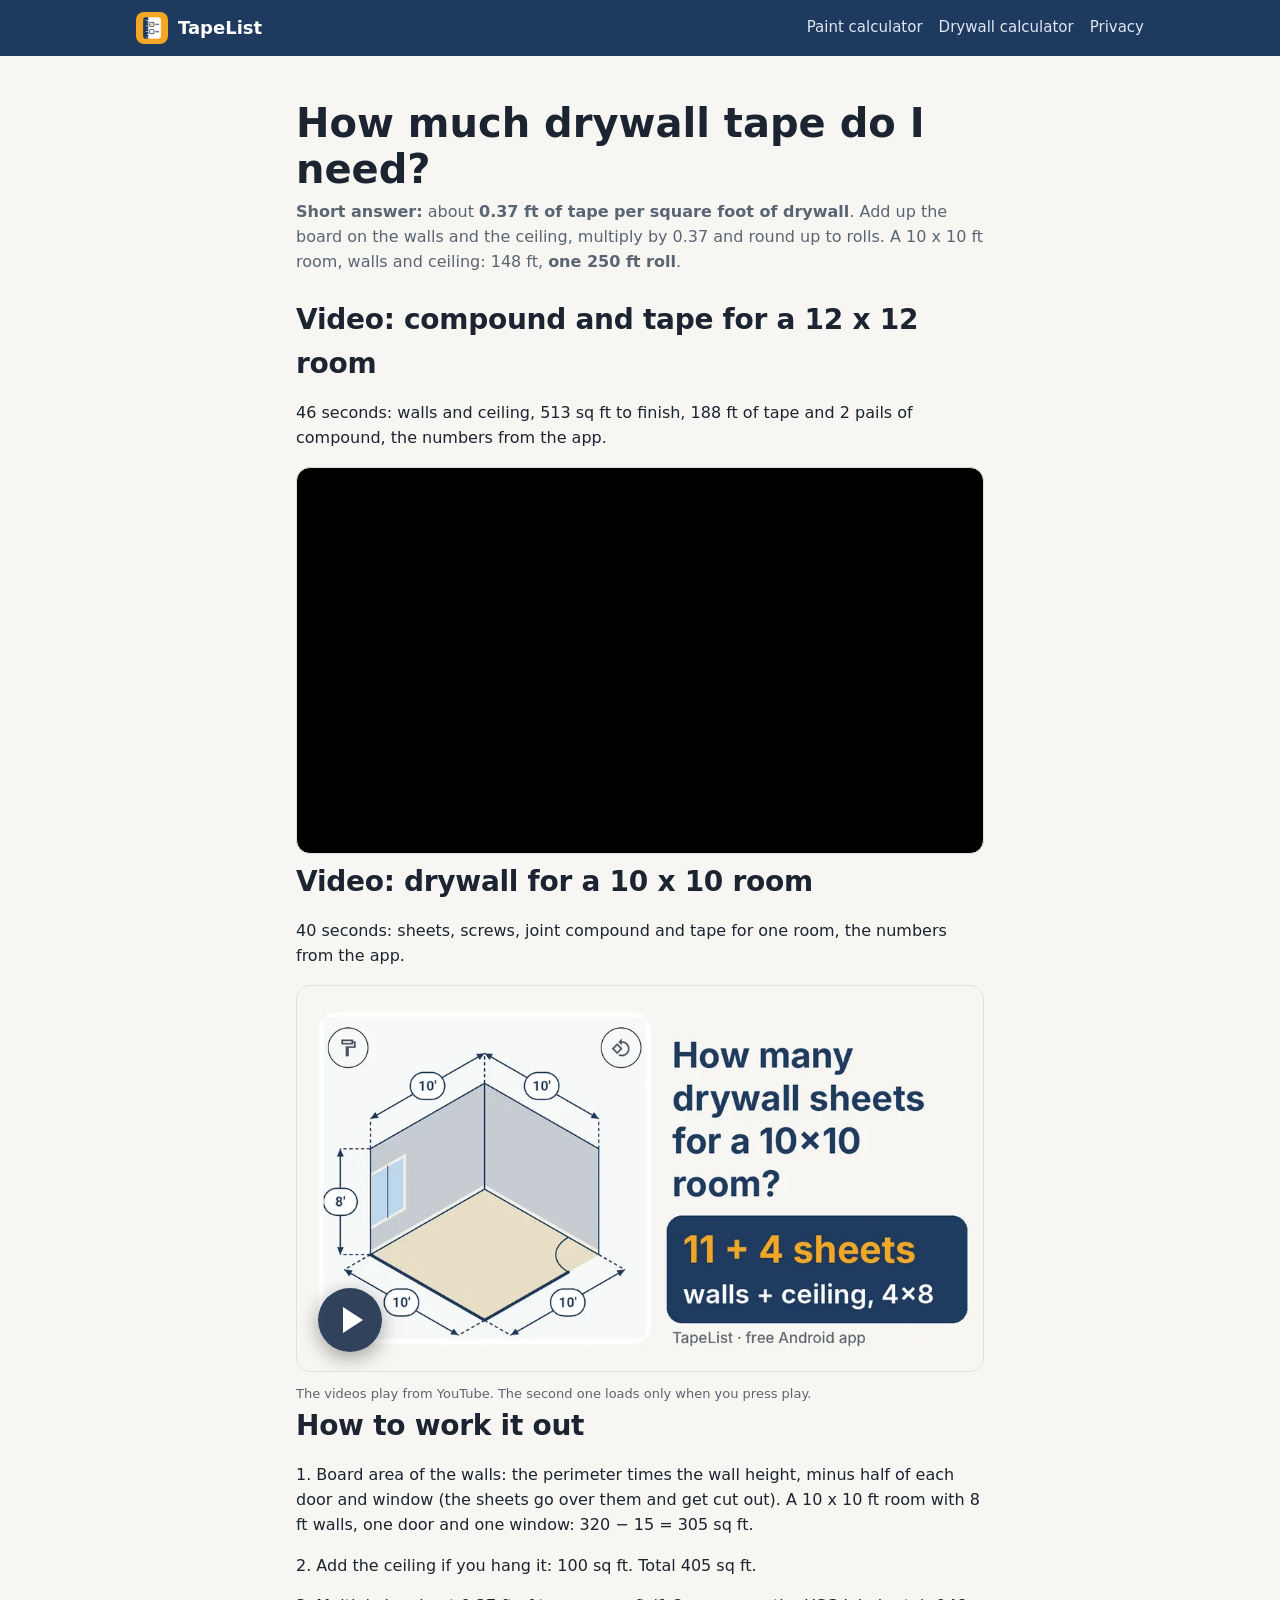
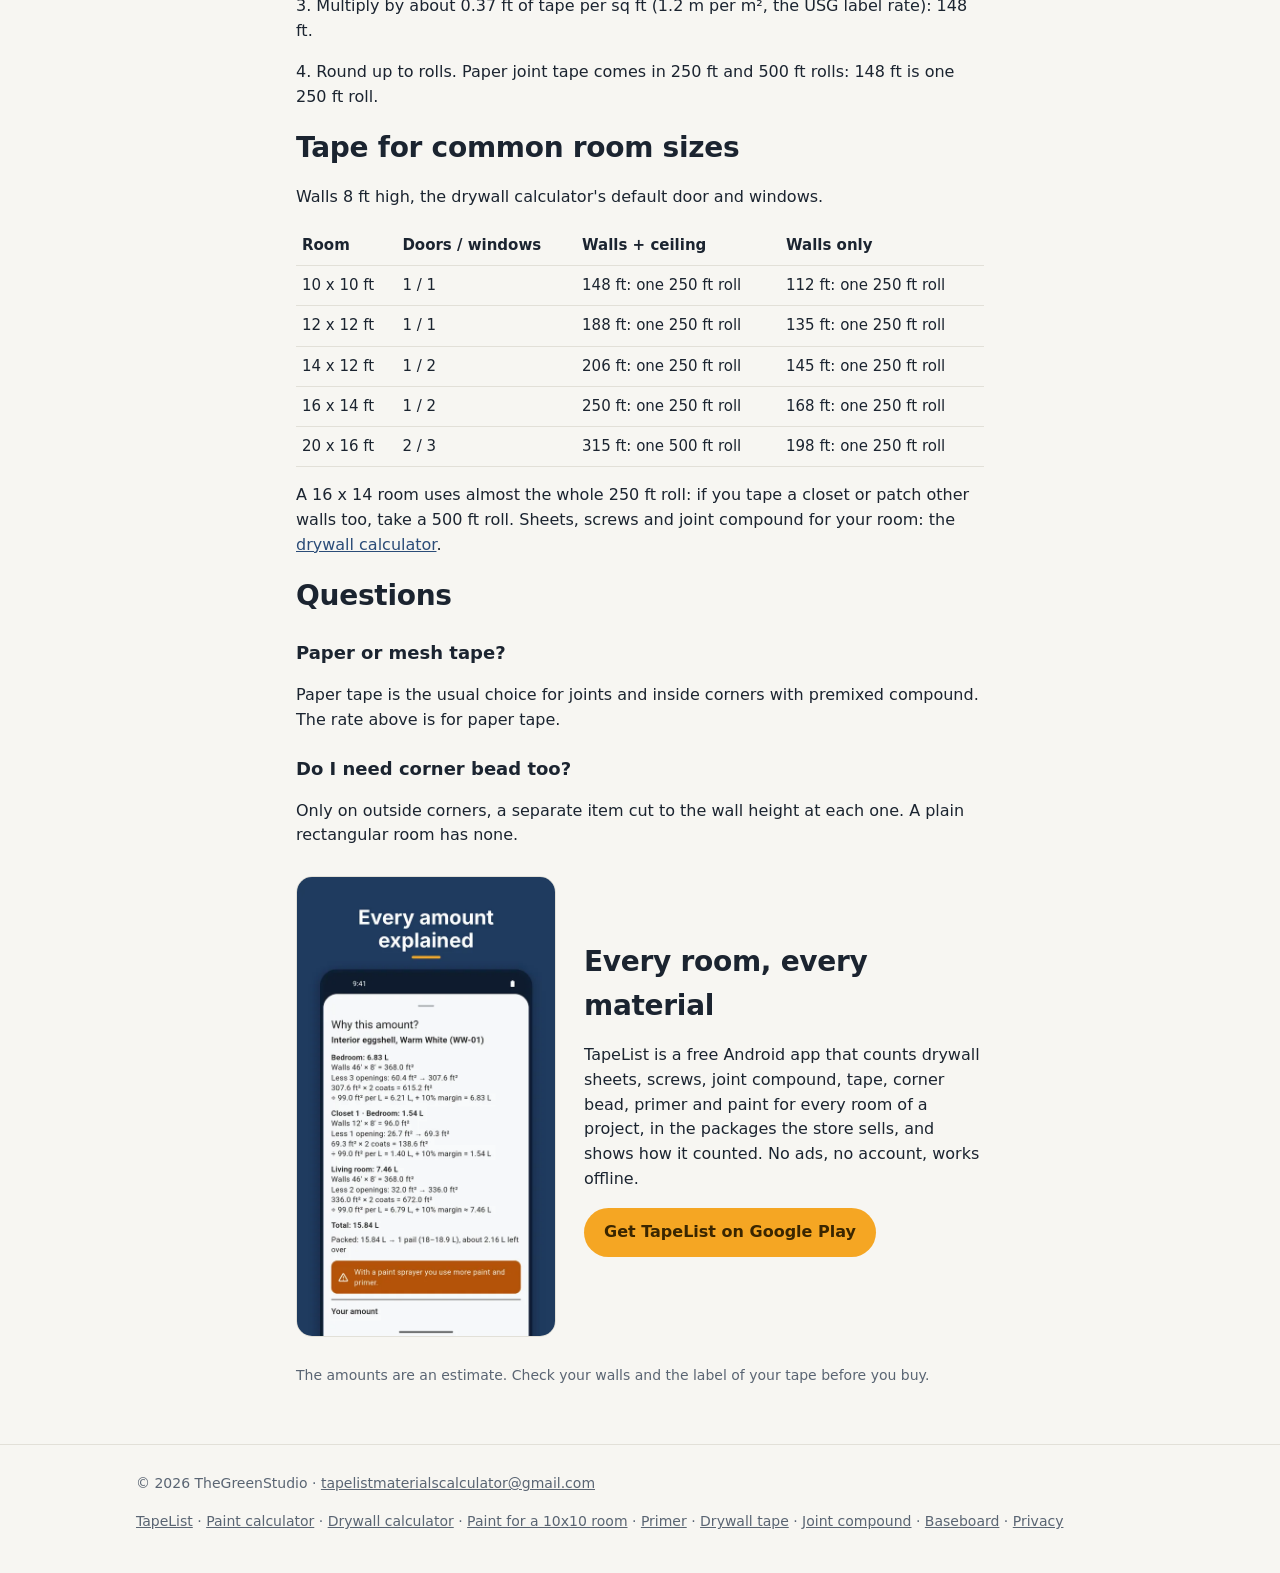
<file: how-much-drywall-tape/index.html>
<!doctype html>
<html lang="en">
<head>
<meta charset="utf-8">
<meta name="viewport" content="width=device-width, initial-scale=1">
<title>How Much Drywall Tape Do I Need? 0.37 ft per sq ft | TapeList</title>
<meta name="description" content="How to work out drywall tape: about 0.37 ft of paper tape per square foot of board, rounded up to 250 or 500 ft rolls. A 10x10 room with the ceiling needs 148 ft: one 250 ft roll.">
<link rel="canonical" href="https://tapelistapp.github.io/how-much-drywall-tape/">
<link rel="icon" href="/img/favicon.png">
<meta property="og:title" content="How much drywall tape do I need?">
<meta property="og:description" content="How to work out drywall tape: about 0.37 ft of paper tape per square foot of board, rounded up to 250 or 500 ft rolls. A 10x10 room with the ceiling needs 148 ft: one 250 ft roll.">
<meta property="og:image" content="https://tapelistapp.github.io/img/video-v9-drywall-10x10.webp">
<link rel="stylesheet" href="/assets/site.css">
<script type="application/ld+json">
{"@context": "https://schema.org", "@type": "FAQPage", "mainEntity": [{"@type": "Question", "name": "How much drywall tape do I need for a 10 x 10 room?", "acceptedAnswer": {"@type": "Answer", "text": "Walls and ceiling of a 10 x 10 ft room with 8 ft walls, one door and one window come to about 405 sq ft of board. At about 0.37 ft of tape per sq ft of board that is 148 ft: one 250 ft roll."}}, {"@type": "Question", "name": "How much tape per square foot of drywall?", "acceptedAnswer": {"@type": "Answer", "text": "About 0.37 ft of paper tape per square foot of installed board (1.2 m per square metre, the USG label rate). Multiply the board area by 0.37 and round up to rolls of 250 or 500 ft."}}, {"@type": "Question", "name": "Do I count doors and windows?", "acceptedAnswer": {"@type": "Answer", "text": "Count half of each opening: the sheets go over the openings and get cut out, so the board area is the wall area minus half of the doors and windows."}}]}
</script>
<script type="application/ld+json">
{"@context": "https://schema.org", "@type": "VideoObject", "name": "How Many Sheets of Drywall for a 10x10 Room? (11 + 4)", "description": "A 10x10 room with 8 ft walls, one door and one window takes 11 sheets of 4x8 drywall for the walls and 4 for the ceiling, 1 box of screws, 1 pail of joint compound and one 250 ft roll of tape.", "thumbnailUrl": ["https://tapelistapp.github.io/img/video-v9-drywall-10x10.webp", "https://i.ytimg.com/vi/AFMwbjLiZJI/hqdefault.jpg"], "uploadDate": "2026-11-25T18:00:00-06:00", "duration": "PT40S", "embedUrl": "https://www.youtube-nocookie.com/embed/AFMwbjLiZJI", "url": "https://www.youtube.com/watch?v=AFMwbjLiZJI", "publisher": {"@type": "Organization", "name": "TheGreenStudio"}}
</script>
<script type="application/ld+json">
{"@context": "https://schema.org", "@type": "VideoObject", "name": "How Much Joint Compound and Tape for a 12x12 Room? (2 pails, 1 roll)", "description": "Taping and finishing a 12x12 room with 8 ft walls, the ceiling, one door and one window takes 21.45 L of joint compound (2 pails of 17 L) and 188 ft of paper tape (1 roll of 250 ft).", "thumbnailUrl": ["https://tapelistapp.github.io/img/video-v18-compound-tape-12x12.webp", "https://i.ytimg.com/vi/DyGnipuxYvk/hqdefault.jpg"], "uploadDate": "2026-11-27T17:45:00-06:00", "duration": "PT46S", "embedUrl": "https://www.youtube-nocookie.com/embed/DyGnipuxYvk", "url": "https://www.youtube.com/watch?v=DyGnipuxYvk", "publisher": {"@type": "Organization", "name": "TheGreenStudio"}}
</script>
</head>
<body>
<header class="top"><div class="wrap">
  <a class="brand" href="/"><img src="/img/icon-192.png" alt="" width="32" height="32">TapeList</a>
  <nav class="nav"><a href="/paint-calculator/">Paint calculator</a><a href="/drywall-calculator/">Drywall calculator</a><a class="hide-sm" href="/privacy/">Privacy</a></nav>
</div></header>

<section class="block"><div class="wrap article">
  <h1 style="font-size:clamp(28px,4.5vw,40px);margin:0 0 8px;line-height:1.15">How much drywall tape do I need?</h1>
  <p class="sub"><strong>Short answer:</strong> about <strong>0.37 ft of tape per square foot of drywall</strong>. Add up the board on the walls and the ceiling, multiply by 0.37 and round up to rolls. A 10 x 10 ft room, walls and ceiling: 148 ft, <strong>one 250 ft roll</strong>.</p>

  <h2>Video: compound and tape for a 12 x 12 room</h2>
  <p>46 seconds: walls and ceiling, 513 sq ft to finish, 188 ft of tape and 2 pails of compound, the numbers from the app.</p>
  <iframe class="video-frame" src="https://www.youtube-nocookie.com/embed/DyGnipuxYvk?rel=0" title="How Much Joint Compound and Tape for a 12x12 Room? (2 pails, 1 roll)" loading="lazy" allow="encrypted-media; picture-in-picture" allowfullscreen></iframe>

  <h2>Video: drywall for a 10 x 10 room</h2>
  <p>40 seconds: sheets, screws, joint compound and tape for one room, the numbers from the app.</p>
  <a class="video" href="https://www.youtube.com/watch?v=AFMwbjLiZJI" data-yt="AFMwbjLiZJI" aria-label="Play the video: How many sheets of drywall for a 10x10 room: 11 + 4">
    <img src="/img/video-v9-drywall-10x10.webp" alt="How many sheets of drywall for a 10x10 room: 11 + 4" width="960" height="540" loading="lazy">
    <span class="play" aria-hidden="true"></span>
  </a>
  <p class="hint video-note">The videos play from YouTube. The second one loads only when you press play.</p>

  <h2>How to work it out</h2>
  <p>1. Board area of the walls: the perimeter times the wall height, minus half of each door and window (the sheets go over them and get cut out). A 10 x 10 ft room with 8 ft walls, one door and one window: 320 &minus; 15 = 305 sq ft.</p>
  <p>2. Add the ceiling if you hang it: 100 sq ft. Total 405 sq ft.</p>
  <p>3. Multiply by about 0.37 ft of tape per sq ft (1.2 m per m&sup2;, the USG label rate): 148 ft.</p>
  <p>4. Round up to rolls. Paper joint tape comes in 250 ft and 500 ft rolls: 148 ft is one 250 ft roll.</p>

  <h2>Tape for common room sizes</h2>
  <p>Walls 8 ft high, the drywall calculator's default door and windows.</p>
  <table>
    <thead><tr><th>Room</th><th>Doors / windows</th><th>Walls + ceiling</th><th>Walls only</th></tr></thead>
    <tbody>
      <tr><td>10 x 10 ft</td><td>1 / 1</td><td>148 ft: one 250 ft roll</td><td>112 ft: one 250 ft roll</td></tr>
      <tr><td>12 x 12 ft</td><td>1 / 1</td><td>188 ft: one 250 ft roll</td><td>135 ft: one 250 ft roll</td></tr>
      <tr><td>14 x 12 ft</td><td>1 / 2</td><td>206 ft: one 250 ft roll</td><td>145 ft: one 250 ft roll</td></tr>
      <tr><td>16 x 14 ft</td><td>1 / 2</td><td>250 ft: one 250 ft roll</td><td>168 ft: one 250 ft roll</td></tr>
      <tr><td>20 x 16 ft</td><td>2 / 3</td><td>315 ft: one 500 ft roll</td><td>198 ft: one 250 ft roll</td></tr>
    </tbody>
  </table>
  <p>A 16 x 14 room uses almost the whole 250 ft roll: if you tape a closet or patch other walls too, take a 500 ft roll. Sheets, screws and joint compound for your room: the <a href="/drywall-calculator/">drywall calculator</a>.</p>

  <h2>Questions</h2>
  <h3>Paper or mesh tape?</h3>
  <p>Paper tape is the usual choice for joints and inside corners with premixed compound. The rate above is for paper tape.</p>
  <h3>Do I need corner bead too?</h3>
  <p>Only on outside corners, a separate item cut to the wall height at each one. A plain rectangular room has none.</p>

  <div class="feature-shot">
    <img src="/img/8-why-this-amount.webp" alt="TapeList app screen explaining why it counted that amount" width="540" height="960" loading="lazy">
    <div>
      <h2 style="margin-top:0">Every room, every material</h2>
      <p>TapeList is a free Android app that counts drywall sheets, screws, joint compound, tape, corner bead, primer and paint for every room of a project, in the packages the store sells, and shows how it counted. No ads, no account, works offline.</p>
      <p><a class="btn" href="https://play.google.com/store/apps/details?id=io.github.tapelistapp&amp;referrer=utm_source%3Dtapelist_site%26utm_medium%3Dweb%26utm_campaign%3Ddrywall_tape">Get TapeList on Google Play</a></p>
    </div>
  </div>
  <p class="hint" style="color:var(--muted);font-size:14px;margin-top:28px">The amounts are an estimate. Check your walls and the label of your tape before you buy.</p>
</div></section>

<footer><div class="wrap"><span>&copy; 2026 TheGreenStudio &middot; <a href="mailto:tapelistmaterialscalculator@gmail.com">tapelistmaterialscalculator@gmail.com</a></span><span><a href="/">TapeList</a> &middot; <a href="/paint-calculator/">Paint calculator</a> &middot; <a href="/drywall-calculator/">Drywall calculator</a> &middot; <a href="/how-much-paint-10x10-room/">Paint for a 10x10 room</a> &middot; <a href="/how-much-primer/">Primer</a> &middot; <a href="/how-much-drywall-tape/">Drywall tape</a> &middot; <a href="/how-much-joint-compound/">Joint compound</a> &middot; <a href="/how-much-baseboard/">Baseboard</a> &middot; <a href="/privacy/">Privacy</a></span></div></footer>
<script>
document.querySelectorAll('a.video[data-yt]').forEach(function(a){a.addEventListener('click',function(e){e.preventDefault();var f=document.createElement('iframe');f.src='https://www.youtube-nocookie.com/embed/'+a.dataset.yt+'?autoplay=1&rel=0';f.title=a.getAttribute('aria-label');f.allow='autoplay; encrypted-media; picture-in-picture';f.allowFullscreen=true;f.className='video-frame';a.replaceWith(f);});});
</script>
</body>
</html>
</file>
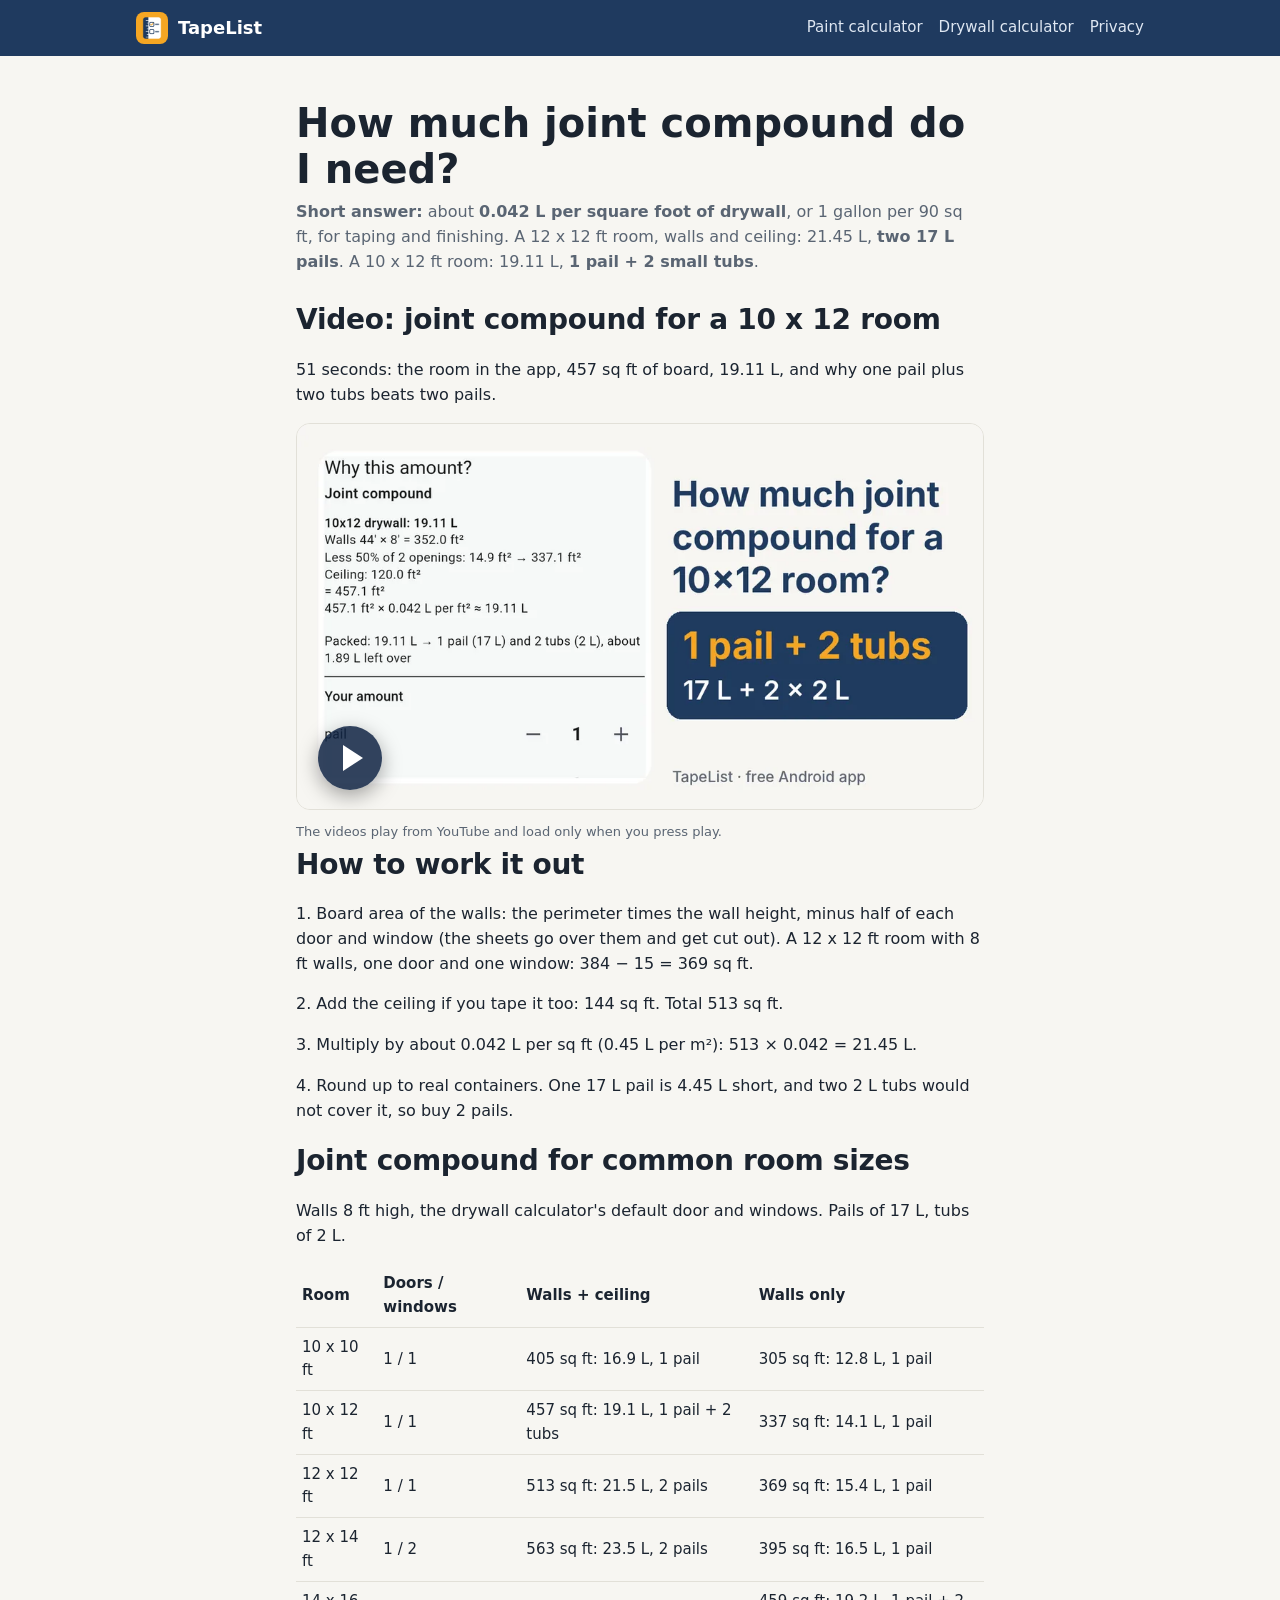
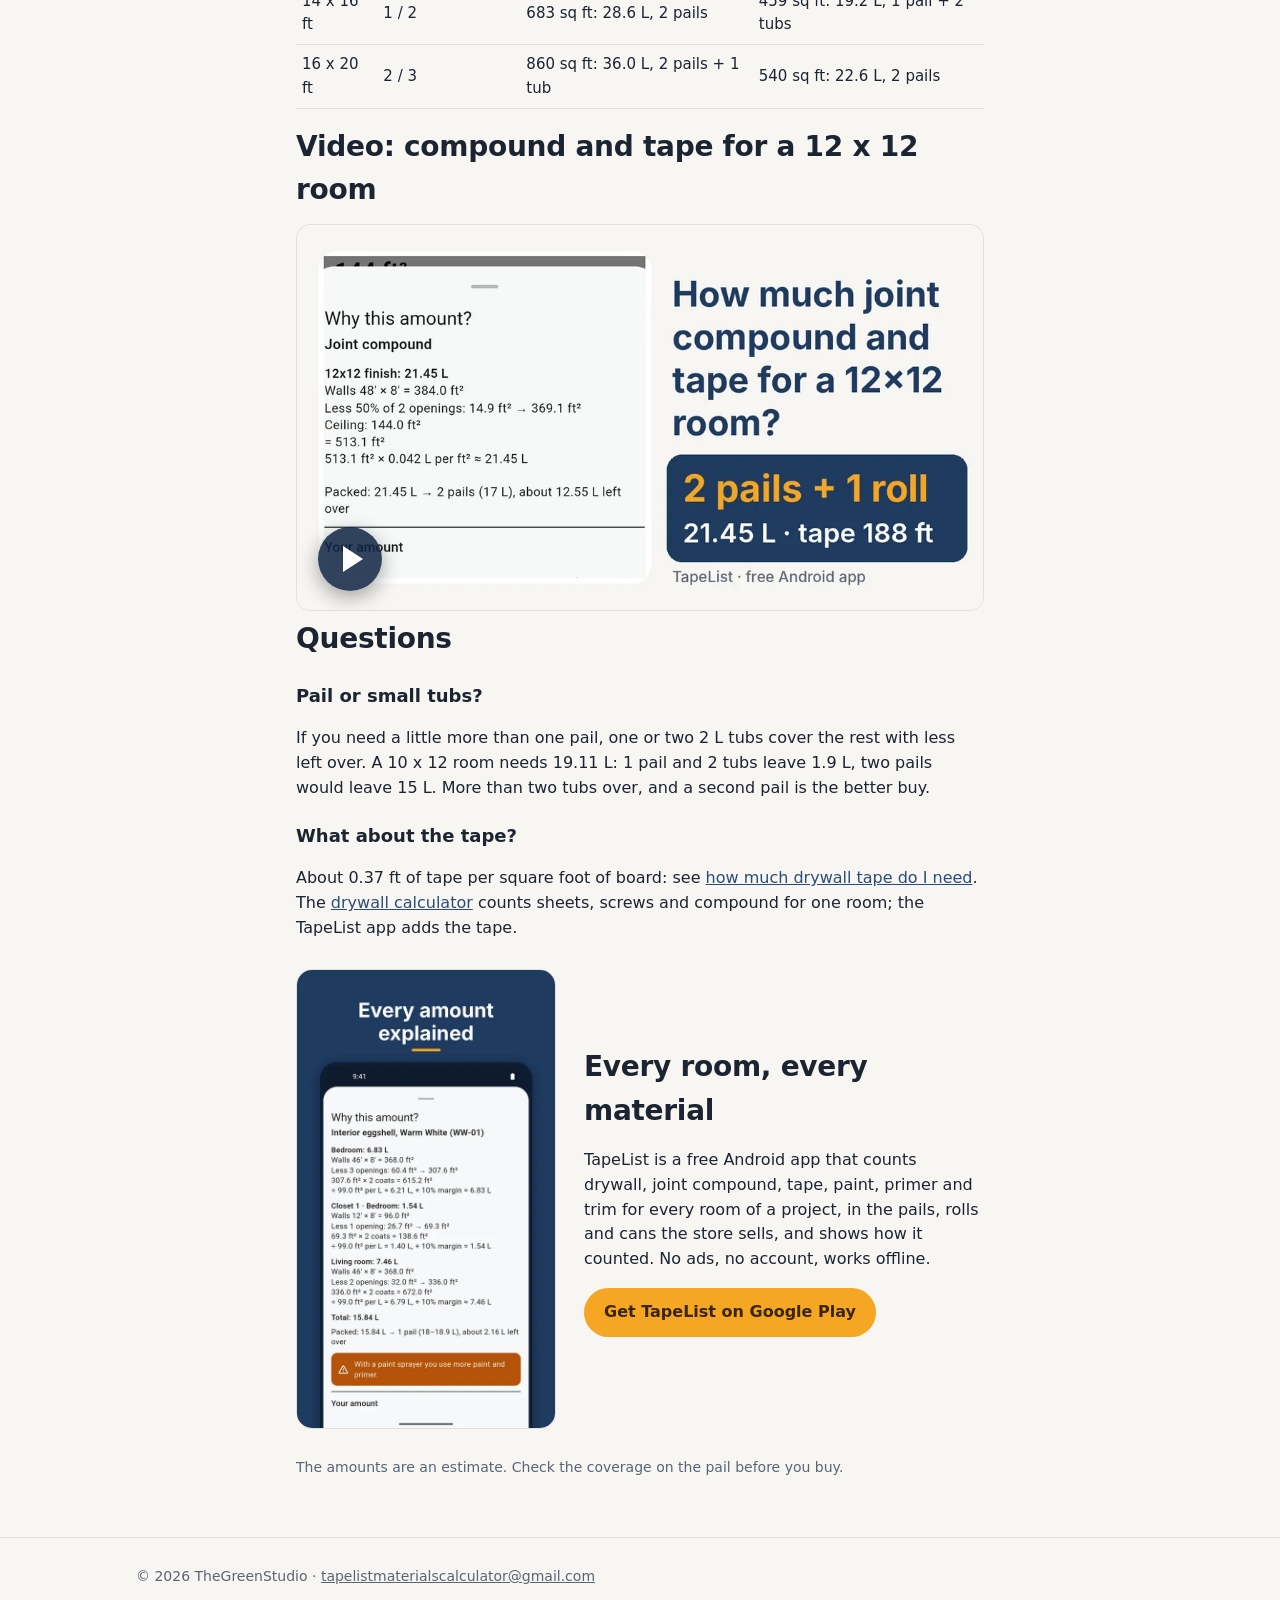
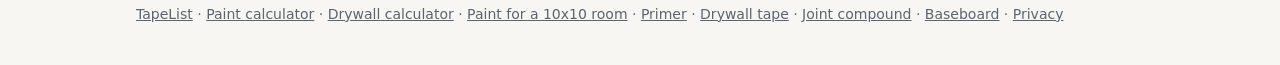
<file: how-much-joint-compound/index.html>
<!doctype html>
<html lang="en">
<head>
<meta charset="utf-8">
<meta name="viewport" content="width=device-width, initial-scale=1">
<title>How Much Joint Compound Do I Need? 1 Gallon per 90 sq ft | TapeList</title>
<meta name="description" content="How to work out joint compound: about 0.042 L per square foot of drywall (1 gallon per 90 sq ft), rounded up to 17 L pails and 2 L tubs. A 12x12 room with the ceiling needs 21.45 L: two pails.">
<link rel="canonical" href="https://tapelistapp.github.io/how-much-joint-compound/">
<link rel="icon" href="/img/favicon.png">
<meta property="og:title" content="How much joint compound do I need?">
<meta property="og:description" content="How to work out joint compound: about 0.042 L per square foot of drywall (1 gallon per 90 sq ft), rounded up to 17 L pails and 2 L tubs. A 12x12 room with the ceiling needs 21.45 L: two pails.">
<meta property="og:image" content="https://tapelistapp.github.io/img/video-v16-joint-compound-10x12.webp">
<link rel="stylesheet" href="/assets/site.css">
<script type="application/ld+json">
{"@context": "https://schema.org", "@type": "FAQPage", "mainEntity": [{"@type": "Question", "name": "How much joint compound do I need for a 12 x 12 room?", "acceptedAnswer": {"@type": "Answer", "text": "Walls and ceiling of a 12 x 12 ft room with 8 ft walls, one door and one window come to about 513 sq ft of board. At about 0.042 L of compound per sq ft that is 21.45 L: two 17 L pails."}}, {"@type": "Question", "name": "How much joint compound per square foot of drywall?", "acceptedAnswer": {"@type": "Answer", "text": "About 0.042 L per square foot of board (0.45 L per m²), or about 1 gallon per 90 sq ft, for taping and finishing. Multiply the board area by 0.042 and round up to pails and tubs."}}, {"@type": "Question", "name": "Pail or small tubs?", "acceptedAnswer": {"@type": "Answer", "text": "If you need a little more than one 17 L pail, one or two 2 L tubs can cover the rest with less left over: a 10 x 12 room needs 19.11 L, so 1 pail and 2 tubs. If you are more than two tubs over, a second pail is the better buy."}}]}
</script>
<script type="application/ld+json">
{"@context": "https://schema.org", "@type": "VideoObject", "name": "How Much Joint Compound for a 10x12 Room? (1 pail + 2 tubs)", "description": "A 10x12 room with 8 ft walls, one door and one window needs 19.11 L of joint compound for the walls and the ceiling: 1 pail of 17 L and 2 tubs of 2 L, about 1.9 L left over. Two pails would leave 15 L.", "thumbnailUrl": ["https://tapelistapp.github.io/img/video-v16-joint-compound-10x12.webp", "https://i.ytimg.com/vi/QU0DkTvGRYA/hqdefault.jpg"], "uploadDate": "2026-11-27T17:10:00-06:00", "duration": "PT51S", "embedUrl": "https://www.youtube-nocookie.com/embed/QU0DkTvGRYA", "url": "https://www.youtube.com/watch?v=QU0DkTvGRYA", "publisher": {"@type": "Organization", "name": "TheGreenStudio"}}
</script>
<script type="application/ld+json">
{"@context": "https://schema.org", "@type": "VideoObject", "name": "How Much Joint Compound and Tape for a 12x12 Room? (2 pails, 1 roll)", "description": "Taping and finishing a 12x12 room with 8 ft walls, the ceiling, one door and one window takes 21.45 L of joint compound (2 pails of 17 L) and 188 ft of paper tape (1 roll of 250 ft).", "thumbnailUrl": ["https://tapelistapp.github.io/img/video-v18-compound-tape-12x12.webp", "https://i.ytimg.com/vi/DyGnipuxYvk/hqdefault.jpg"], "uploadDate": "2026-11-27T17:45:00-06:00", "duration": "PT46S", "embedUrl": "https://www.youtube-nocookie.com/embed/DyGnipuxYvk", "url": "https://www.youtube.com/watch?v=DyGnipuxYvk", "publisher": {"@type": "Organization", "name": "TheGreenStudio"}}
</script>
</head>
<body>
<header class="top"><div class="wrap">
  <a class="brand" href="/"><img src="/img/icon-192.png" alt="" width="32" height="32">TapeList</a>
  <nav class="nav"><a href="/paint-calculator/">Paint calculator</a><a href="/drywall-calculator/">Drywall calculator</a><a class="hide-sm" href="/privacy/">Privacy</a></nav>
</div></header>

<section class="block"><div class="wrap article">
  <h1 style="font-size:clamp(28px,4.5vw,40px);margin:0 0 8px;line-height:1.15">How much joint compound do I need?</h1>
  <p class="sub"><strong>Short answer:</strong> about <strong>0.042 L per square foot of drywall</strong>, or 1 gallon per 90 sq ft, for taping and finishing. A 12 x 12 ft room, walls and ceiling: 21.45 L, <strong>two 17 L pails</strong>. A 10 x 12 ft room: 19.11 L, <strong>1 pail + 2 small tubs</strong>.</p>

  <h2>Video: joint compound for a 10 x 12 room</h2>
  <p>51 seconds: the room in the app, 457 sq ft of board, 19.11 L, and why one pail plus two tubs beats two pails.</p>
  <a class="video" href="https://www.youtube.com/watch?v=QU0DkTvGRYA" data-yt="QU0DkTvGRYA" aria-label="Play the video: How Much Joint Compound for a 10x12 Room? (1 pail + 2 tubs)">
    <img src="/img/video-v16-joint-compound-10x12.webp" alt="How Much Joint Compound for a 10x12 Room? (1 pail + 2 tubs)" width="960" height="540" loading="lazy">
    <span class="play" aria-hidden="true"></span>
  </a>
  <p class="hint video-note">The videos play from YouTube and load only when you press play.</p>

  <h2>How to work it out</h2>
  <p>1. Board area of the walls: the perimeter times the wall height, minus half of each door and window (the sheets go over them and get cut out). A 12 x 12 ft room with 8 ft walls, one door and one window: 384 &minus; 15 = 369 sq ft.</p>
  <p>2. Add the ceiling if you tape it too: 144 sq ft. Total 513 sq ft.</p>
  <p>3. Multiply by about 0.042 L per sq ft (0.45 L per m&sup2;): 513 &times; 0.042 = 21.45 L.</p>
  <p>4. Round up to real containers. One 17 L pail is 4.45 L short, and two 2 L tubs would not cover it, so buy 2 pails.</p>

  <h2>Joint compound for common room sizes</h2>
  <p>Walls 8 ft high, the drywall calculator's default door and windows. Pails of 17 L, tubs of 2 L.</p>
  <table>
    <thead><tr><th>Room</th><th>Doors / windows</th><th>Walls + ceiling</th><th>Walls only</th></tr></thead>
    <tbody>
      <tr><td>10 x 10 ft</td><td>1 / 1</td><td>405 sq ft: 16.9 L, 1 pail</td><td>305 sq ft: 12.8 L, 1 pail</td></tr>
      <tr><td>10 x 12 ft</td><td>1 / 1</td><td>457 sq ft: 19.1 L, 1 pail + 2 tubs</td><td>337 sq ft: 14.1 L, 1 pail</td></tr>
      <tr><td>12 x 12 ft</td><td>1 / 1</td><td>513 sq ft: 21.5 L, 2 pails</td><td>369 sq ft: 15.4 L, 1 pail</td></tr>
      <tr><td>12 x 14 ft</td><td>1 / 2</td><td>563 sq ft: 23.5 L, 2 pails</td><td>395 sq ft: 16.5 L, 1 pail</td></tr>
      <tr><td>14 x 16 ft</td><td>1 / 2</td><td>683 sq ft: 28.6 L, 2 pails</td><td>459 sq ft: 19.2 L, 1 pail + 2 tubs</td></tr>
      <tr><td>16 x 20 ft</td><td>2 / 3</td><td>860 sq ft: 36.0 L, 2 pails + 1 tub</td><td>540 sq ft: 22.6 L, 2 pails</td></tr>
    </tbody>
  </table>

  <h2>Video: compound and tape for a 12 x 12 room</h2>
  <a class="video" href="https://www.youtube.com/watch?v=DyGnipuxYvk" data-yt="DyGnipuxYvk" aria-label="Play the video: How Much Joint Compound and Tape for a 12x12 Room? (2 pails, 1 roll)">
    <img src="/img/video-v18-compound-tape-12x12.webp" alt="How Much Joint Compound and Tape for a 12x12 Room? (2 pails, 1 roll)" width="960" height="540" loading="lazy">
    <span class="play" aria-hidden="true"></span>
  </a>

  <h2>Questions</h2>
  <h3>Pail or small tubs?</h3>
  <p>If you need a little more than one pail, one or two 2 L tubs cover the rest with less left over. A 10 x 12 room needs 19.11 L: 1 pail and 2 tubs leave 1.9 L, two pails would leave 15 L. More than two tubs over, and a second pail is the better buy.</p>
  <h3>What about the tape?</h3>
  <p>About 0.37 ft of tape per square foot of board: see <a href="/how-much-drywall-tape/">how much drywall tape do I need</a>. The <a href="/drywall-calculator/">drywall calculator</a> counts sheets, screws and compound for one room; the TapeList app adds the tape.</p>

  <div class="feature-shot">
    <img src="/img/8-why-this-amount.webp" alt="TapeList app screen explaining why it counted that amount" width="540" height="960" loading="lazy">
    <div>
      <h2 style="margin-top:0">Every room, every material</h2>
      <p>TapeList is a free Android app that counts drywall, joint compound, tape, paint, primer and trim for every room of a project, in the pails, rolls and cans the store sells, and shows how it counted. No ads, no account, works offline.</p>
      <p><a class="btn" href="https://play.google.com/store/apps/details?id=io.github.tapelistapp&amp;referrer=utm_source%3Dtapelist_site%26utm_medium%3Dweb%26utm_campaign%3Djoint_compound">Get TapeList on Google Play</a></p>
    </div>
  </div>
  <p class="hint" style="color:var(--muted);font-size:14px;margin-top:28px">The amounts are an estimate. Check the coverage on the pail before you buy.</p>
</div></section>

<footer><div class="wrap"><span>&copy; 2026 TheGreenStudio &middot; <a href="mailto:tapelistmaterialscalculator@gmail.com">tapelistmaterialscalculator@gmail.com</a></span><span><a href="/">TapeList</a> &middot; <a href="/paint-calculator/">Paint calculator</a> &middot; <a href="/drywall-calculator/">Drywall calculator</a> &middot; <a href="/how-much-paint-10x10-room/">Paint for a 10x10 room</a> &middot; <a href="/how-much-primer/">Primer</a> &middot; <a href="/how-much-drywall-tape/">Drywall tape</a> &middot; <a href="/how-much-joint-compound/">Joint compound</a> &middot; <a href="/how-much-baseboard/">Baseboard</a> &middot; <a href="/privacy/">Privacy</a></span></div></footer>
<script>
document.querySelectorAll('a.video[data-yt]').forEach(function(a){a.addEventListener('click',function(e){e.preventDefault();var f=document.createElement('iframe');f.src='https://www.youtube-nocookie.com/embed/'+a.dataset.yt+'?autoplay=1&rel=0';f.title=a.getAttribute('aria-label');f.allow='autoplay; encrypted-media; picture-in-picture';f.allowFullscreen=true;f.className='video-frame';a.replaceWith(f);});});
</script>
</body>
</html>
</file>
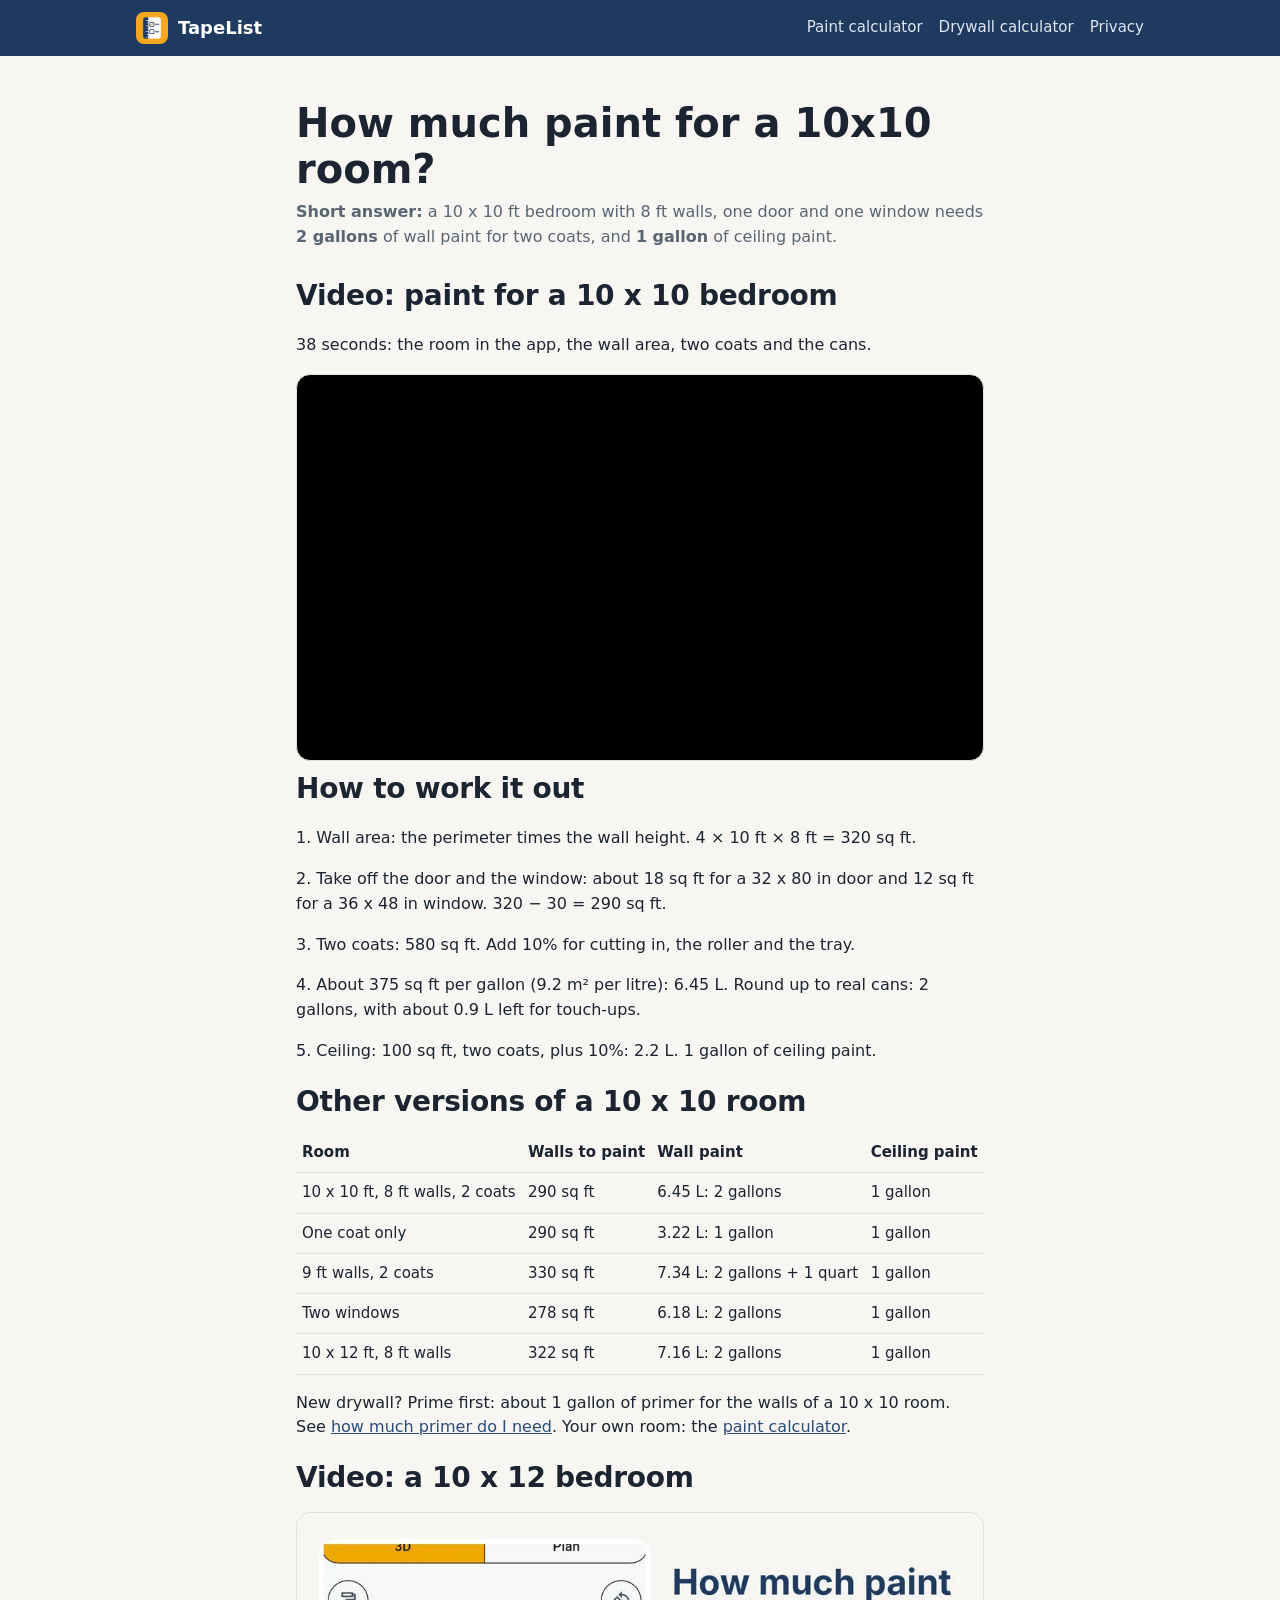
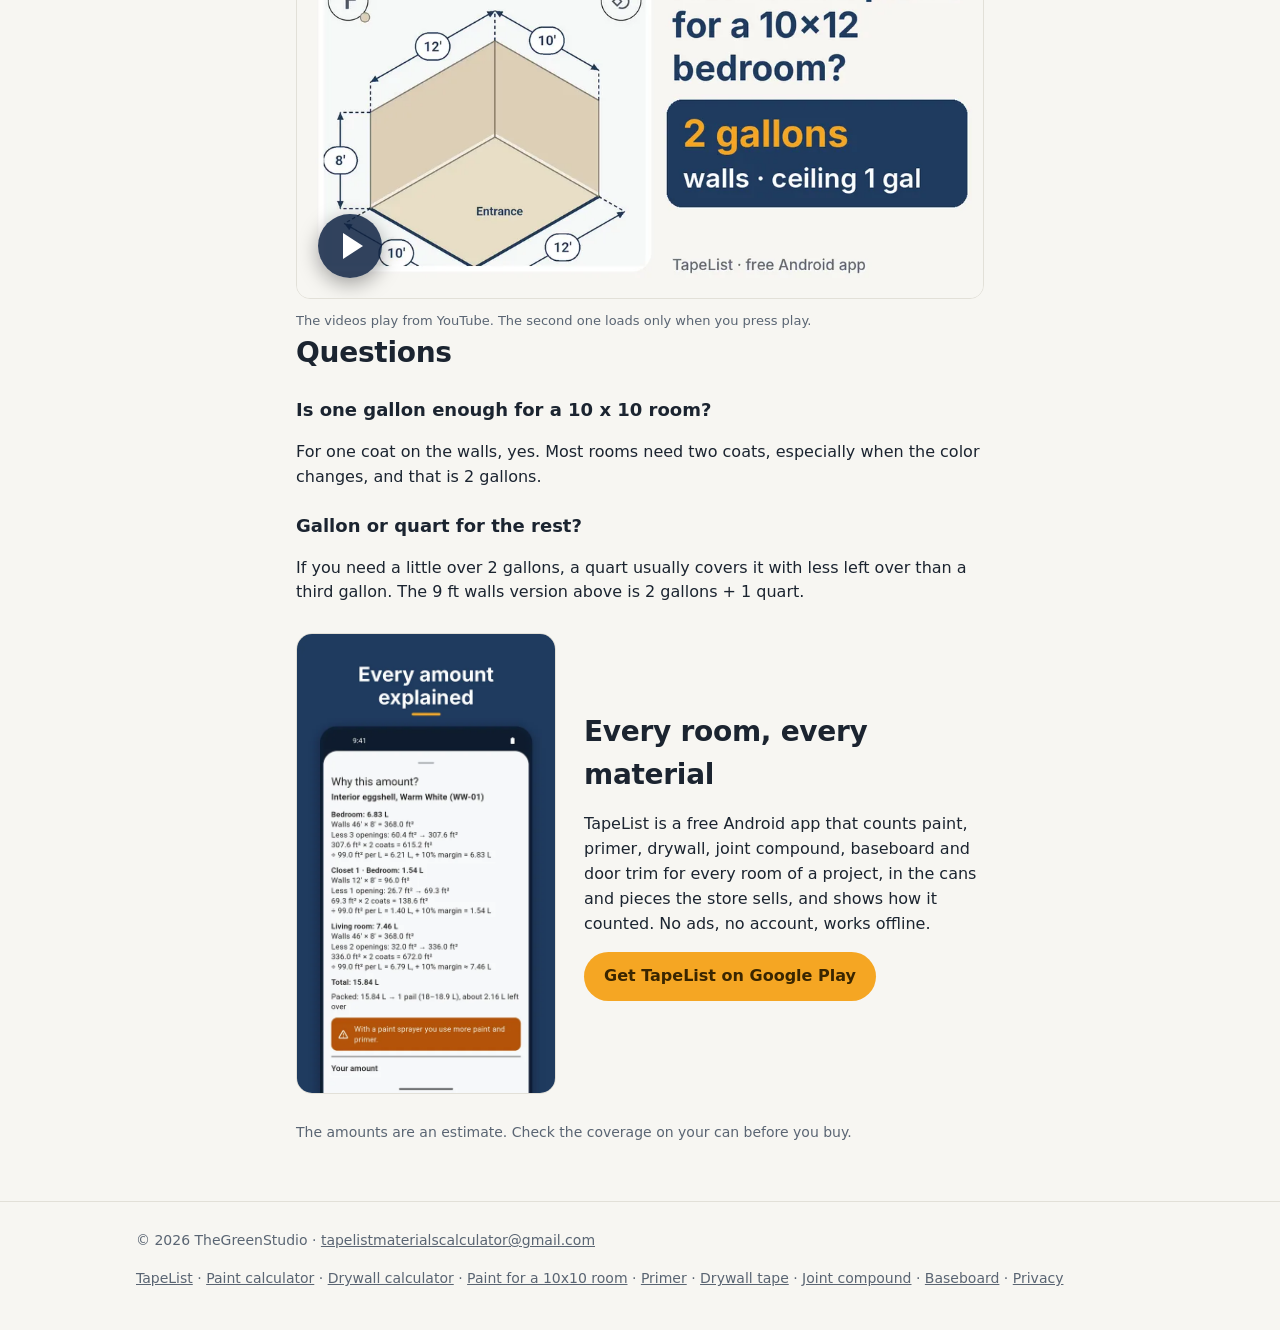
<file: how-much-paint-10x10-room/index.html>
<!doctype html>
<html lang="en">
<head>
<meta charset="utf-8">
<meta name="viewport" content="width=device-width, initial-scale=1">
<title>How Much Paint for a 10x10 Room? 2 Gallons (2 Coats) | TapeList</title>
<meta name="description" content="A 10x10 bedroom with 8 ft walls, one door and one window needs 2 gallons of wall paint for two coats and 1 gallon of ceiling paint. The math, plus 9 ft walls, one coat and a 10x12 room.">
<link rel="canonical" href="https://tapelistapp.github.io/how-much-paint-10x10-room/">
<link rel="icon" href="/img/favicon.png">
<meta property="og:title" content="How much paint for a 10x10 room?">
<meta property="og:description" content="A 10x10 bedroom with 8 ft walls, one door and one window needs 2 gallons of wall paint for two coats and 1 gallon of ceiling paint. The math, plus 9 ft walls, one coat and a 10x12 room.">
<meta property="og:image" content="https://tapelistapp.github.io/img/video-v3-paint-10x10.webp">
<link rel="stylesheet" href="/assets/site.css">
<script type="application/ld+json">
{"@context": "https://schema.org", "@type": "FAQPage", "mainEntity": [{"@type": "Question", "name": "How much paint do I need for a 10x10 room?", "acceptedAnswer": {"@type": "Answer", "text": "A 10 x 10 ft room with 8 ft walls, one door and one window has about 290 sq ft of wall to paint. Two coats at about 375 sq ft per gallon plus 10% come to 6.45 L: 2 gallons. The ceiling (100 sq ft, two coats) takes 1 gallon of ceiling paint."}}, {"@type": "Question", "name": "Is one gallon enough for a 10x10 room?", "acceptedAnswer": {"@type": "Answer", "text": "For one coat on the walls, yes: about 3.2 L. For the usual two coats you need about 6.45 L, so 2 gallons."}}, {"@type": "Question", "name": "How much paint for a 10x10 room with 9 ft walls?", "acceptedAnswer": {"@type": "Answer", "text": "With 9 ft walls the same room has about 330 sq ft of wall. Two coats come to 7.34 L: 2 gallons + 1 quart."}}]}
</script>
<script type="application/ld+json">
{"@context": "https://schema.org", "@type": "VideoObject", "name": "How Much Paint for a 10x10 Bedroom? (2 gallons)", "description": "A 10x10 bedroom with 8 ft walls, one door and one window needs 2 gallons of wall paint for two coats, and 1 gallon of ceiling paint.", "thumbnailUrl": ["https://tapelistapp.github.io/img/video-v3-paint-10x10.webp", "https://i.ytimg.com/vi/BVR2s3_Ttnw/hqdefault.jpg"], "uploadDate": "2026-11-24T18:30:00-06:00", "duration": "PT38S", "embedUrl": "https://www.youtube-nocookie.com/embed/BVR2s3_Ttnw", "url": "https://www.youtube.com/watch?v=BVR2s3_Ttnw", "publisher": {"@type": "Organization", "name": "TheGreenStudio"}}
</script>
<script type="application/ld+json">
{"@context": "https://schema.org", "@type": "VideoObject", "name": "How Much Paint for a 10x12 Bedroom? (2 gallons)", "description": "A 10x12 bedroom with 8 ft walls, one door and one window needs 2 gallons of wall paint for two coats, and 1 gallon of ceiling paint.", "thumbnailUrl": ["https://tapelistapp.github.io/img/video-v13-paint-10x12-bedroom.webp", "https://i.ytimg.com/vi/8Dd3AmRQMRs/hqdefault.jpg"], "uploadDate": "2026-11-26T19:10:00-06:00", "duration": "PT53S", "embedUrl": "https://www.youtube-nocookie.com/embed/8Dd3AmRQMRs", "url": "https://www.youtube.com/watch?v=8Dd3AmRQMRs", "publisher": {"@type": "Organization", "name": "TheGreenStudio"}}
</script>
</head>
<body>
<header class="top"><div class="wrap">
  <a class="brand" href="/"><img src="/img/icon-192.png" alt="" width="32" height="32">TapeList</a>
  <nav class="nav"><a href="/paint-calculator/">Paint calculator</a><a href="/drywall-calculator/">Drywall calculator</a><a class="hide-sm" href="/privacy/">Privacy</a></nav>
</div></header>

<section class="block"><div class="wrap article">
  <h1 style="font-size:clamp(28px,4.5vw,40px);margin:0 0 8px;line-height:1.15">How much paint for a 10x10 room?</h1>
  <p class="sub"><strong>Short answer:</strong> a 10 x 10 ft bedroom with 8 ft walls, one door and one window needs <strong>2 gallons</strong> of wall paint for two coats, and <strong>1 gallon</strong> of ceiling paint.</p>

  <h2>Video: paint for a 10 x 10 bedroom</h2>
  <p>38 seconds: the room in the app, the wall area, two coats and the cans.</p>
  <iframe class="video-frame" src="https://www.youtube-nocookie.com/embed/BVR2s3_Ttnw?rel=0" title="How Much Paint for a 10x10 Bedroom? (2 gallons)" loading="lazy" allow="encrypted-media; picture-in-picture" allowfullscreen></iframe>

  <h2>How to work it out</h2>
  <p>1. Wall area: the perimeter times the wall height. 4 &times; 10 ft &times; 8 ft = 320 sq ft.</p>
  <p>2. Take off the door and the window: about 18 sq ft for a 32 x 80 in door and 12 sq ft for a 36 x 48 in window. 320 &minus; 30 = 290 sq ft.</p>
  <p>3. Two coats: 580 sq ft. Add 10% for cutting in, the roller and the tray.</p>
  <p>4. About 375 sq ft per gallon (9.2 m&sup2; per litre): 6.45 L. Round up to real cans: 2 gallons, with about 0.9 L left for touch-ups.</p>
  <p>5. Ceiling: 100 sq ft, two coats, plus 10%: 2.2 L. 1 gallon of ceiling paint.</p>

  <h2>Other versions of a 10 x 10 room</h2>
  <table>
    <thead><tr><th>Room</th><th>Walls to paint</th><th>Wall paint</th><th>Ceiling paint</th></tr></thead>
    <tbody>
      <tr><td>10 x 10 ft, 8 ft walls, 2 coats</td><td>290 sq ft</td><td>6.45 L: 2 gallons</td><td>1 gallon</td></tr>
      <tr><td>One coat only</td><td>290 sq ft</td><td>3.22 L: 1 gallon</td><td>1 gallon</td></tr>
      <tr><td>9 ft walls, 2 coats</td><td>330 sq ft</td><td>7.34 L: 2 gallons + 1 quart</td><td>1 gallon</td></tr>
      <tr><td>Two windows</td><td>278 sq ft</td><td>6.18 L: 2 gallons</td><td>1 gallon</td></tr>
      <tr><td>10 x 12 ft, 8 ft walls</td><td>322 sq ft</td><td>7.16 L: 2 gallons</td><td>1 gallon</td></tr>
    </tbody>
  </table>
  <p>New drywall? Prime first: about 1 gallon of primer for the walls of a 10 x 10 room. See <a href="/how-much-primer/">how much primer do I need</a>. Your own room: the <a href="/paint-calculator/">paint calculator</a>.</p>

  <h2>Video: a 10 x 12 bedroom</h2>
  <a class="video" href="https://www.youtube.com/watch?v=8Dd3AmRQMRs" data-yt="8Dd3AmRQMRs" aria-label="Play the video: How Much Paint for a 10x12 Bedroom? (2 gallons)">
    <img src="/img/video-v13-paint-10x12-bedroom.webp" alt="How Much Paint for a 10x12 Bedroom? (2 gallons)" width="960" height="540" loading="lazy">
    <span class="play" aria-hidden="true"></span>
  </a>
  <p class="hint video-note">The videos play from YouTube. The second one loads only when you press play.</p>

  <h2>Questions</h2>
  <h3>Is one gallon enough for a 10 x 10 room?</h3>
  <p>For one coat on the walls, yes. Most rooms need two coats, especially when the color changes, and that is 2 gallons.</p>
  <h3>Gallon or quart for the rest?</h3>
  <p>If you need a little over 2 gallons, a quart usually covers it with less left over than a third gallon. The 9 ft walls version above is 2 gallons + 1 quart.</p>

  <div class="feature-shot">
    <img src="/img/8-why-this-amount.webp" alt="TapeList app screen explaining why it counted that amount" width="540" height="960" loading="lazy">
    <div>
      <h2 style="margin-top:0">Every room, every material</h2>
      <p>TapeList is a free Android app that counts paint, primer, drywall, joint compound, baseboard and door trim for every room of a project, in the cans and pieces the store sells, and shows how it counted. No ads, no account, works offline.</p>
      <p><a class="btn" href="https://play.google.com/store/apps/details?id=io.github.tapelistapp&amp;referrer=utm_source%3Dtapelist_site%26utm_medium%3Dweb%26utm_campaign%3Dpaint_10x10">Get TapeList on Google Play</a></p>
    </div>
  </div>
  <p class="hint" style="color:var(--muted);font-size:14px;margin-top:28px">The amounts are an estimate. Check the coverage on your can before you buy.</p>
</div></section>

<footer><div class="wrap"><span>&copy; 2026 TheGreenStudio &middot; <a href="mailto:tapelistmaterialscalculator@gmail.com">tapelistmaterialscalculator@gmail.com</a></span><span><a href="/">TapeList</a> &middot; <a href="/paint-calculator/">Paint calculator</a> &middot; <a href="/drywall-calculator/">Drywall calculator</a> &middot; <a href="/how-much-paint-10x10-room/">Paint for a 10x10 room</a> &middot; <a href="/how-much-primer/">Primer</a> &middot; <a href="/how-much-drywall-tape/">Drywall tape</a> &middot; <a href="/how-much-joint-compound/">Joint compound</a> &middot; <a href="/how-much-baseboard/">Baseboard</a> &middot; <a href="/privacy/">Privacy</a></span></div></footer>
<script>
document.querySelectorAll('a.video[data-yt]').forEach(function(a){a.addEventListener('click',function(e){e.preventDefault();var f=document.createElement('iframe');f.src='https://www.youtube-nocookie.com/embed/'+a.dataset.yt+'?autoplay=1&rel=0';f.title=a.getAttribute('aria-label');f.allow='autoplay; encrypted-media; picture-in-picture';f.allowFullscreen=true;f.className='video-frame';a.replaceWith(f);});});
</script>
</body>
</html>
</file>
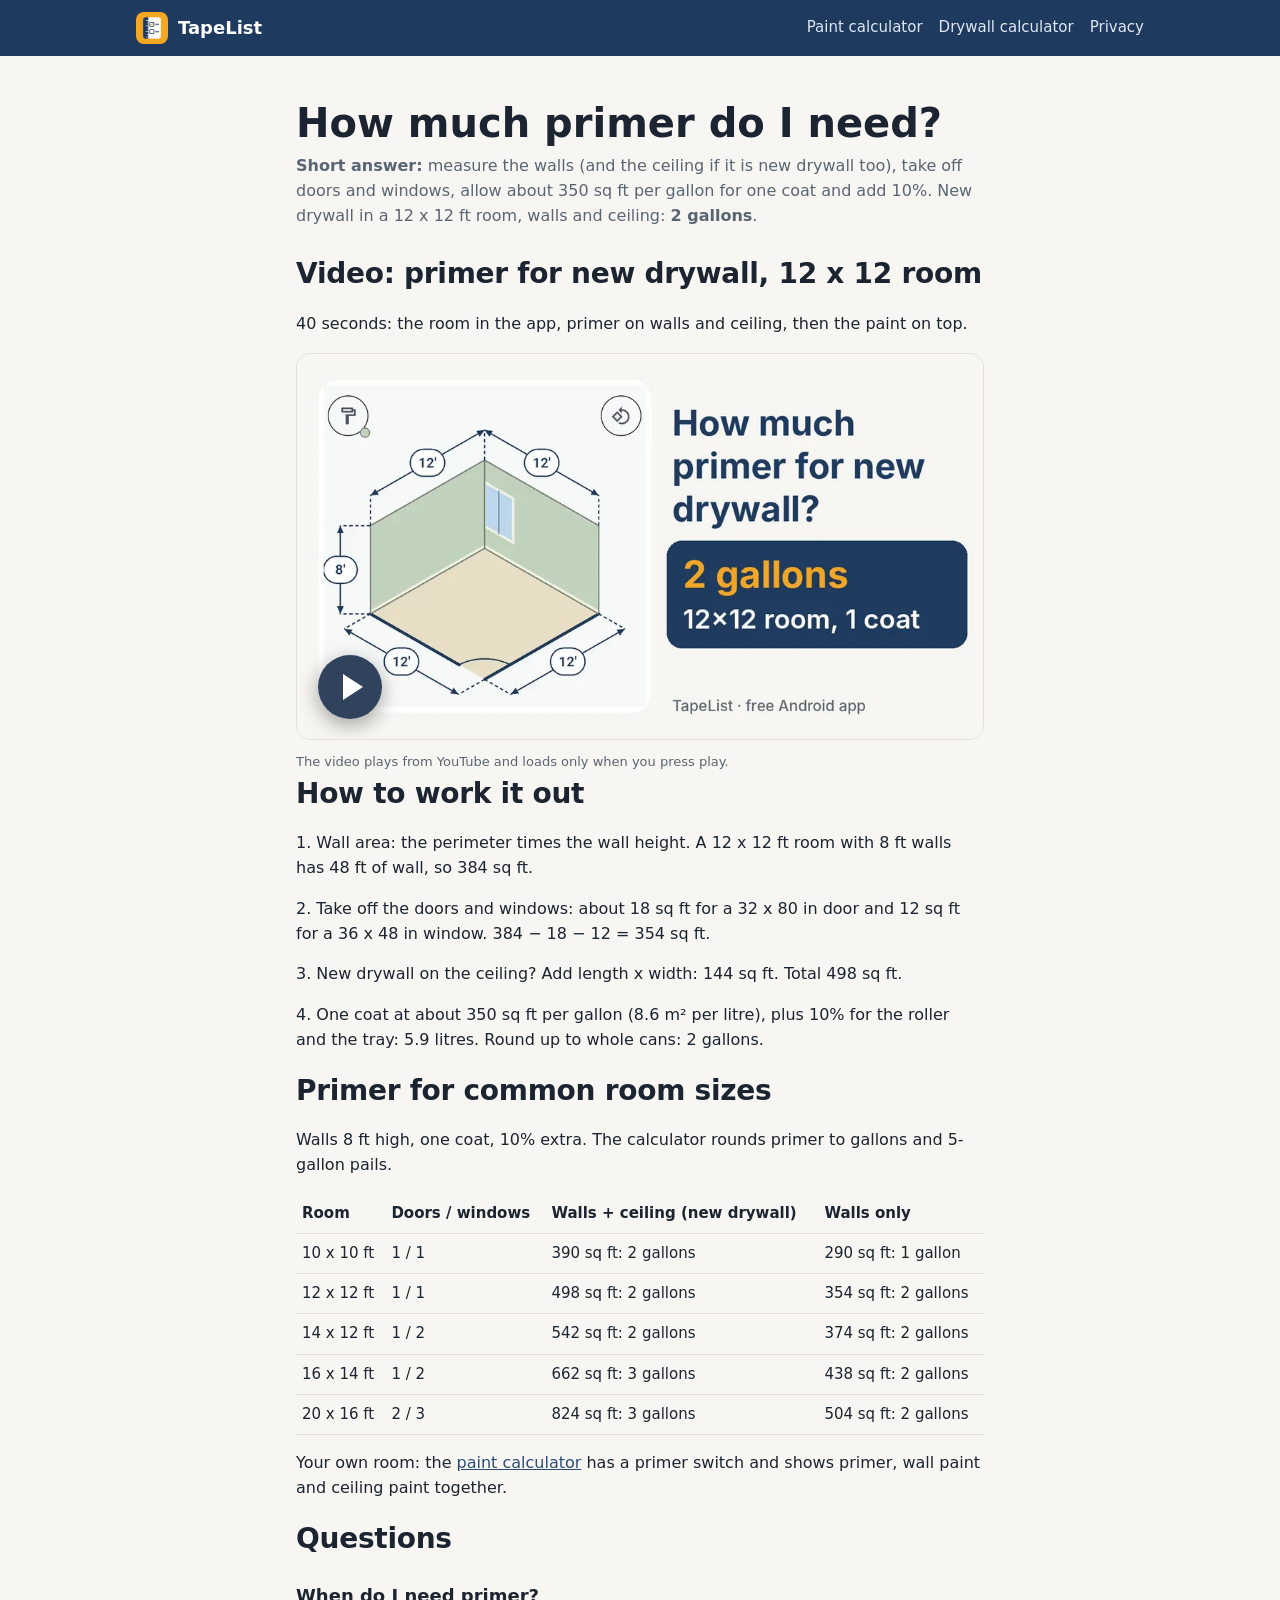
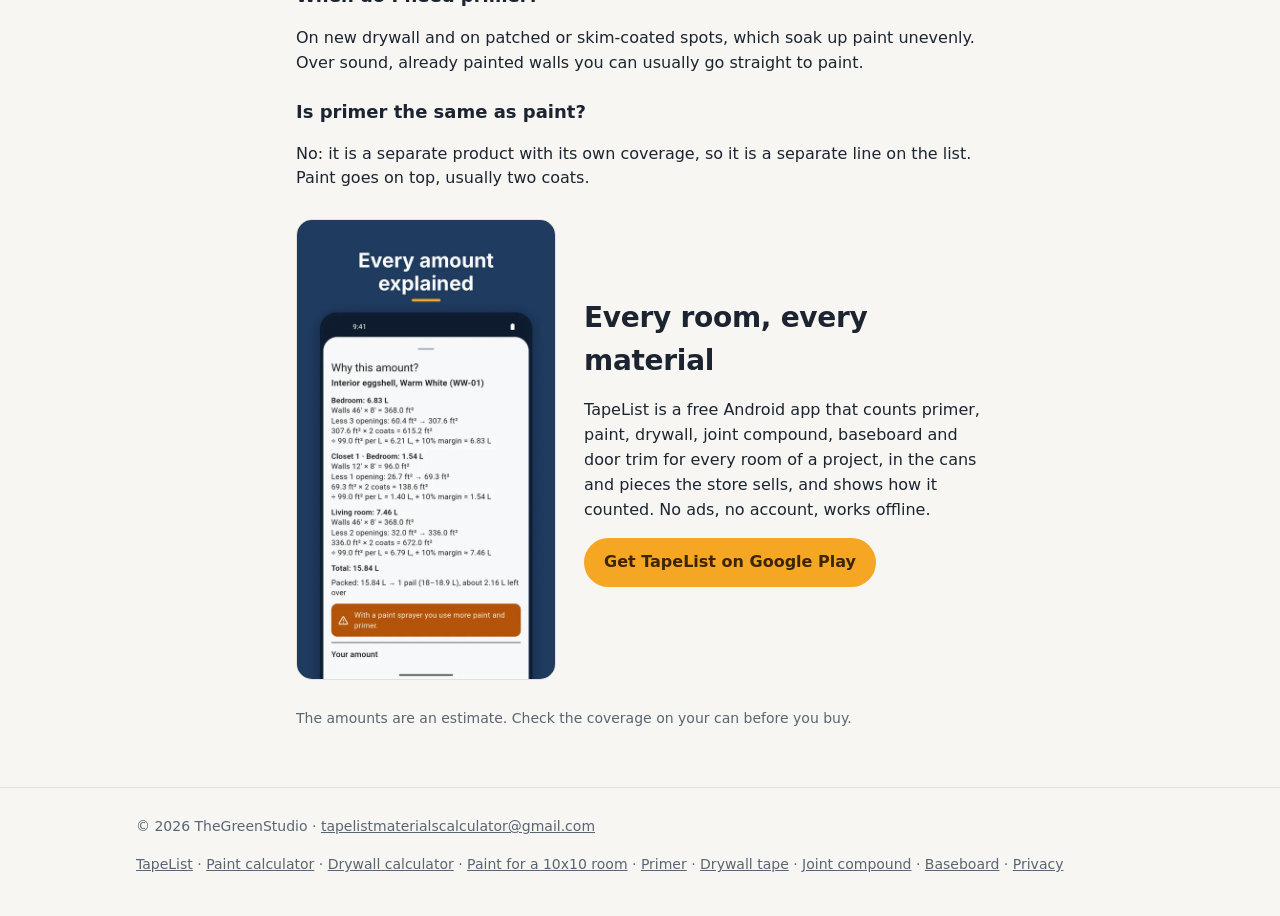
<file: how-much-primer/index.html>
<!doctype html>
<html lang="en">
<head>
<meta charset="utf-8">
<meta name="viewport" content="width=device-width, initial-scale=1">
<title>How Much Primer Do I Need? New Drywall, 12x12 Room = 2 Gallons | TapeList</title>
<meta name="description" content="How to work out primer for a room: wall and ceiling area, minus doors and windows, about 350 sq ft per gallon for one coat, plus 10%. New drywall in a 12x12 room takes 2 gallons.">
<link rel="canonical" href="https://tapelistapp.github.io/how-much-primer/">
<link rel="icon" href="/img/favicon.png">
<meta property="og:title" content="How much primer do I need?">
<meta property="og:description" content="How to work out primer for a room: wall and ceiling area, minus doors and windows, about 350 sq ft per gallon for one coat, plus 10%. New drywall in a 12x12 room takes 2 gallons.">
<meta property="og:image" content="https://tapelistapp.github.io/img/video-v7-paint-primer-new-drywall.webp">
<link rel="stylesheet" href="/assets/site.css">
<script type="application/ld+json">
{"@context": "https://schema.org", "@type": "FAQPage", "mainEntity": [{"@type": "Question", "name": "How much primer do I need for a 12 x 12 room?", "acceptedAnswer": {"@type": "Answer", "text": "For new drywall in a 12 x 12 ft room with 8 ft walls, one door and one window, prime the walls (354 sq ft) and the ceiling (144 sq ft): 498 sq ft. One coat at about 350 sq ft per gallon plus 10% is 5.9 litres, so buy 2 gallons."}}, {"@type": "Question", "name": "How many square feet does a gallon of primer cover?", "acceptedAnswer": {"@type": "Answer", "text": "About 350 sq ft per gallon (8.6 square metres per litre) for one coat, a little less than paint. Rough or very porous drywall can take more; check the label of your primer."}}, {"@type": "Question", "name": "How many coats of primer do I need?", "acceptedAnswer": {"@type": "Answer", "text": "One coat is the usual for new drywall or patched walls. The paint goes on top of it, usually in two coats."}}]}
</script>
<script type="application/ld+json">
{"@context": "https://schema.org", "@type": "VideoObject", "name": "How Much Primer for New Drywall? (12x12 room: 2 gallons)", "description": "A 12x12 room with 8 ft walls, one door and one window takes 2 gallons of primer for one coat on the walls and the ceiling (498 sq ft).", "thumbnailUrl": ["https://tapelistapp.github.io/img/video-v7-paint-primer-new-drywall.webp", "https://i.ytimg.com/vi/Alz2x8DCUUw/hqdefault.jpg"], "uploadDate": "2026-11-25T18:00:00-06:00", "duration": "PT40S", "embedUrl": "https://www.youtube-nocookie.com/embed/Alz2x8DCUUw", "url": "https://www.youtube.com/watch?v=Alz2x8DCUUw", "publisher": {"@type": "Organization", "name": "TheGreenStudio"}}
</script>
</head>
<body>
<header class="top"><div class="wrap">
  <a class="brand" href="/"><img src="/img/icon-192.png" alt="" width="32" height="32">TapeList</a>
  <nav class="nav"><a href="/paint-calculator/">Paint calculator</a><a href="/drywall-calculator/">Drywall calculator</a><a class="hide-sm" href="/privacy/">Privacy</a></nav>
</div></header>

<section class="block"><div class="wrap article">
  <h1 style="font-size:clamp(28px,4.5vw,40px);margin:0 0 8px;line-height:1.15">How much primer do I need?</h1>
  <p class="sub"><strong>Short answer:</strong> measure the walls (and the ceiling if it is new drywall too), take off doors and windows, allow about 350 sq ft per gallon for one coat and add 10%. New drywall in a 12 x 12 ft room, walls and ceiling: <strong>2 gallons</strong>.</p>

  <h2>Video: primer for new drywall, 12 x 12 room</h2>
  <p>40 seconds: the room in the app, primer on walls and ceiling, then the paint on top.</p>
  <a class="video" href="https://www.youtube.com/watch?v=Alz2x8DCUUw" data-yt="Alz2x8DCUUw" aria-label="Play the video: How much primer for new drywall in a 12x12 room: 2 gallons">
    <img src="/img/video-v7-paint-primer-new-drywall.webp" alt="How much primer for new drywall in a 12x12 room: 2 gallons" width="960" height="540" loading="lazy">
    <span class="play" aria-hidden="true"></span>
  </a>
  <p class="hint video-note">The video plays from YouTube and loads only when you press play.</p>

  <h2>How to work it out</h2>
  <p>1. Wall area: the perimeter times the wall height. A 12 x 12 ft room with 8 ft walls has 48 ft of wall, so 384 sq ft.</p>
  <p>2. Take off the doors and windows: about 18 sq ft for a 32 x 80 in door and 12 sq ft for a 36 x 48 in window. 384 &minus; 18 &minus; 12 = 354 sq ft.</p>
  <p>3. New drywall on the ceiling? Add length x width: 144 sq ft. Total 498 sq ft.</p>
  <p>4. One coat at about 350 sq ft per gallon (8.6 m&sup2; per litre), plus 10% for the roller and the tray: 5.9 litres. Round up to whole cans: 2 gallons.</p>

  <h2>Primer for common room sizes</h2>
  <p>Walls 8 ft high, one coat, 10% extra. The calculator rounds primer to gallons and 5-gallon pails.</p>
  <table>
    <thead><tr><th>Room</th><th>Doors / windows</th><th>Walls + ceiling (new drywall)</th><th>Walls only</th></tr></thead>
    <tbody>
      <tr><td>10 x 10 ft</td><td>1 / 1</td><td>390 sq ft: 2 gallons</td><td>290 sq ft: 1 gallon</td></tr>
      <tr><td>12 x 12 ft</td><td>1 / 1</td><td>498 sq ft: 2 gallons</td><td>354 sq ft: 2 gallons</td></tr>
      <tr><td>14 x 12 ft</td><td>1 / 2</td><td>542 sq ft: 2 gallons</td><td>374 sq ft: 2 gallons</td></tr>
      <tr><td>16 x 14 ft</td><td>1 / 2</td><td>662 sq ft: 3 gallons</td><td>438 sq ft: 2 gallons</td></tr>
      <tr><td>20 x 16 ft</td><td>2 / 3</td><td>824 sq ft: 3 gallons</td><td>504 sq ft: 2 gallons</td></tr>
    </tbody>
  </table>
  <p>Your own room: the <a href="/paint-calculator/">paint calculator</a> has a primer switch and shows primer, wall paint and ceiling paint together.</p>

  <h2>Questions</h2>
  <h3>When do I need primer?</h3>
  <p>On new drywall and on patched or skim-coated spots, which soak up paint unevenly. Over sound, already painted walls you can usually go straight to paint.</p>
  <h3>Is primer the same as paint?</h3>
  <p>No: it is a separate product with its own coverage, so it is a separate line on the list. Paint goes on top, usually two coats.</p>

  <div class="feature-shot">
    <img src="/img/8-why-this-amount.webp" alt="TapeList app screen explaining why it counted that amount" width="540" height="960" loading="lazy">
    <div>
      <h2 style="margin-top:0">Every room, every material</h2>
      <p>TapeList is a free Android app that counts primer, paint, drywall, joint compound, baseboard and door trim for every room of a project, in the cans and pieces the store sells, and shows how it counted. No ads, no account, works offline.</p>
      <p><a class="btn" href="https://play.google.com/store/apps/details?id=io.github.tapelistapp&amp;referrer=utm_source%3Dtapelist_site%26utm_medium%3Dweb%26utm_campaign%3Dprimer">Get TapeList on Google Play</a></p>
    </div>
  </div>
  <p class="hint" style="color:var(--muted);font-size:14px;margin-top:28px">The amounts are an estimate. Check the coverage on your can before you buy.</p>
</div></section>

<footer><div class="wrap"><span>&copy; 2026 TheGreenStudio &middot; <a href="mailto:tapelistmaterialscalculator@gmail.com">tapelistmaterialscalculator@gmail.com</a></span><span><a href="/">TapeList</a> &middot; <a href="/paint-calculator/">Paint calculator</a> &middot; <a href="/drywall-calculator/">Drywall calculator</a> &middot; <a href="/how-much-paint-10x10-room/">Paint for a 10x10 room</a> &middot; <a href="/how-much-primer/">Primer</a> &middot; <a href="/how-much-drywall-tape/">Drywall tape</a> &middot; <a href="/how-much-joint-compound/">Joint compound</a> &middot; <a href="/how-much-baseboard/">Baseboard</a> &middot; <a href="/privacy/">Privacy</a></span></div></footer>
<script>
document.querySelectorAll('a.video[data-yt]').forEach(function(a){a.addEventListener('click',function(e){e.preventDefault();var f=document.createElement('iframe');f.src='https://www.youtube-nocookie.com/embed/'+a.dataset.yt+'?autoplay=1&rel=0';f.title=a.getAttribute('aria-label');f.allow='autoplay; encrypted-media; picture-in-picture';f.allowFullscreen=true;f.className='video-frame';a.replaceWith(f);});});
</script>
</body>
</html>
</file>
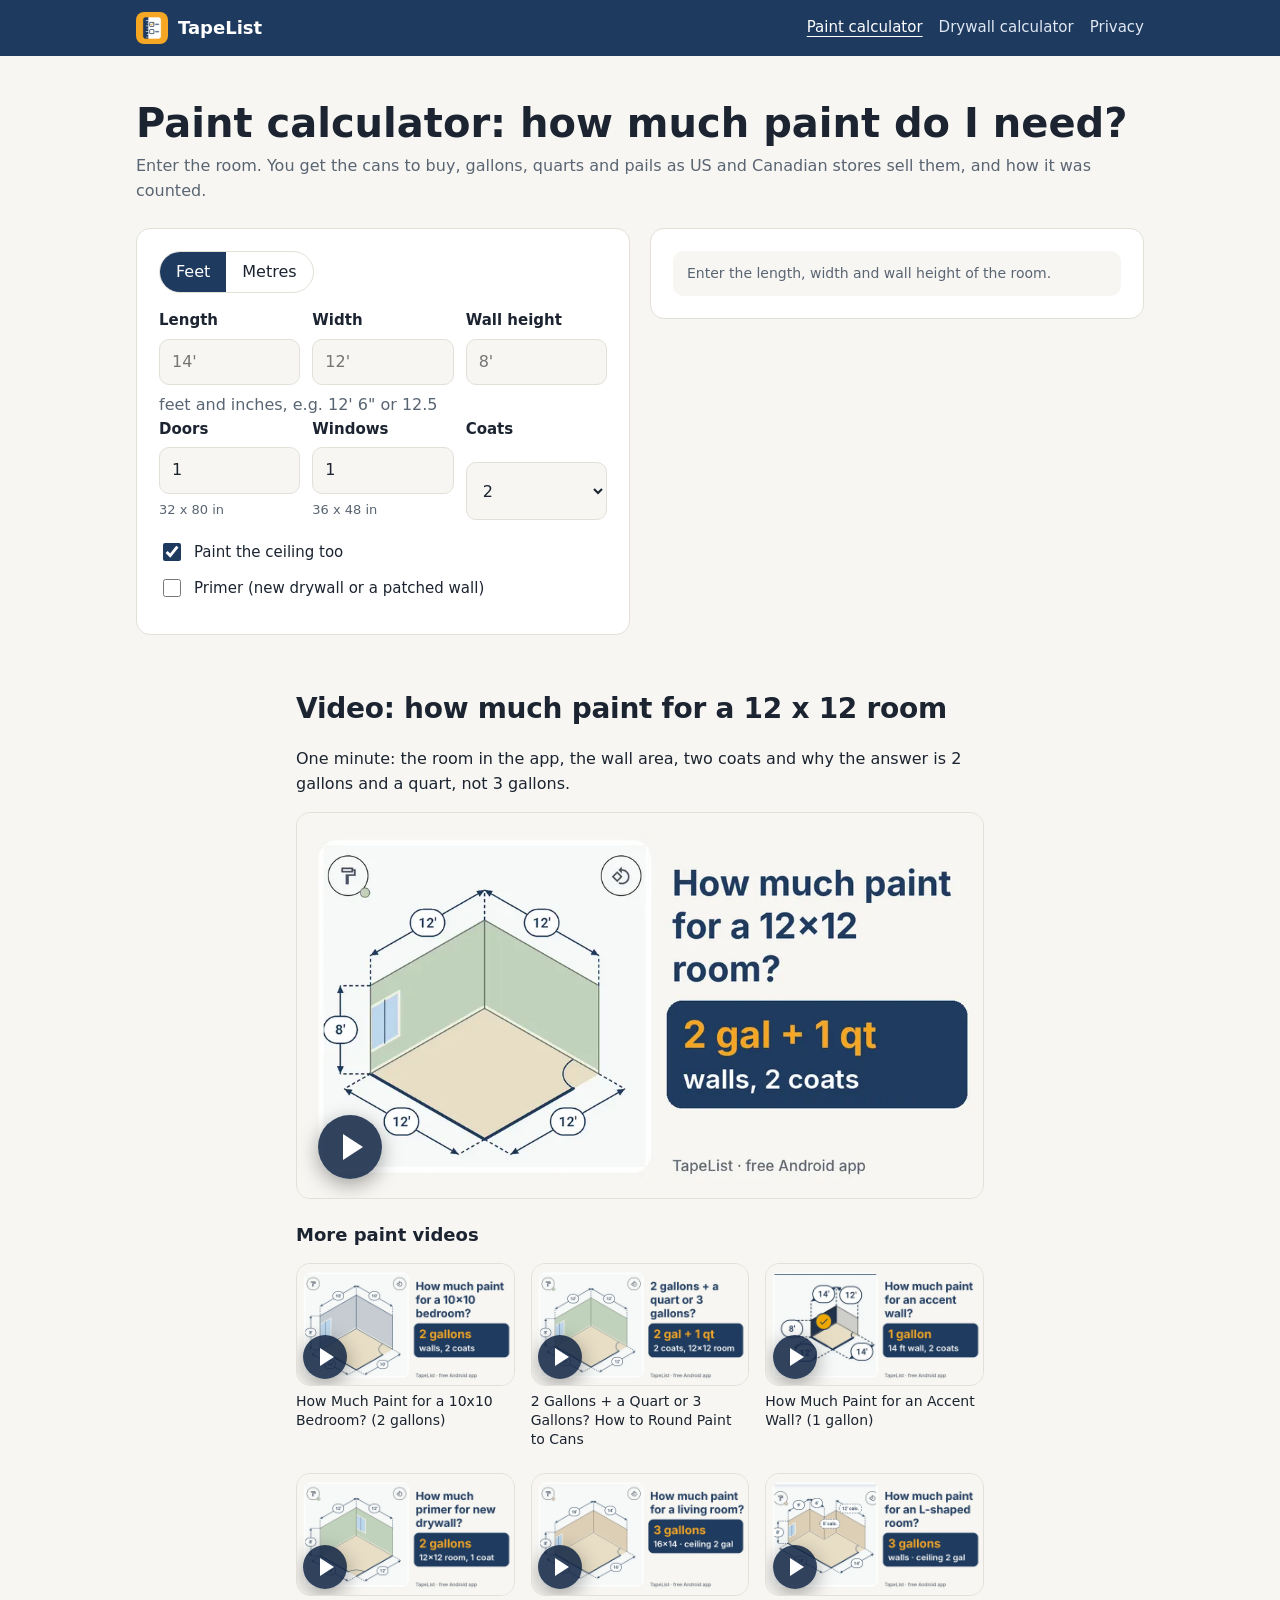
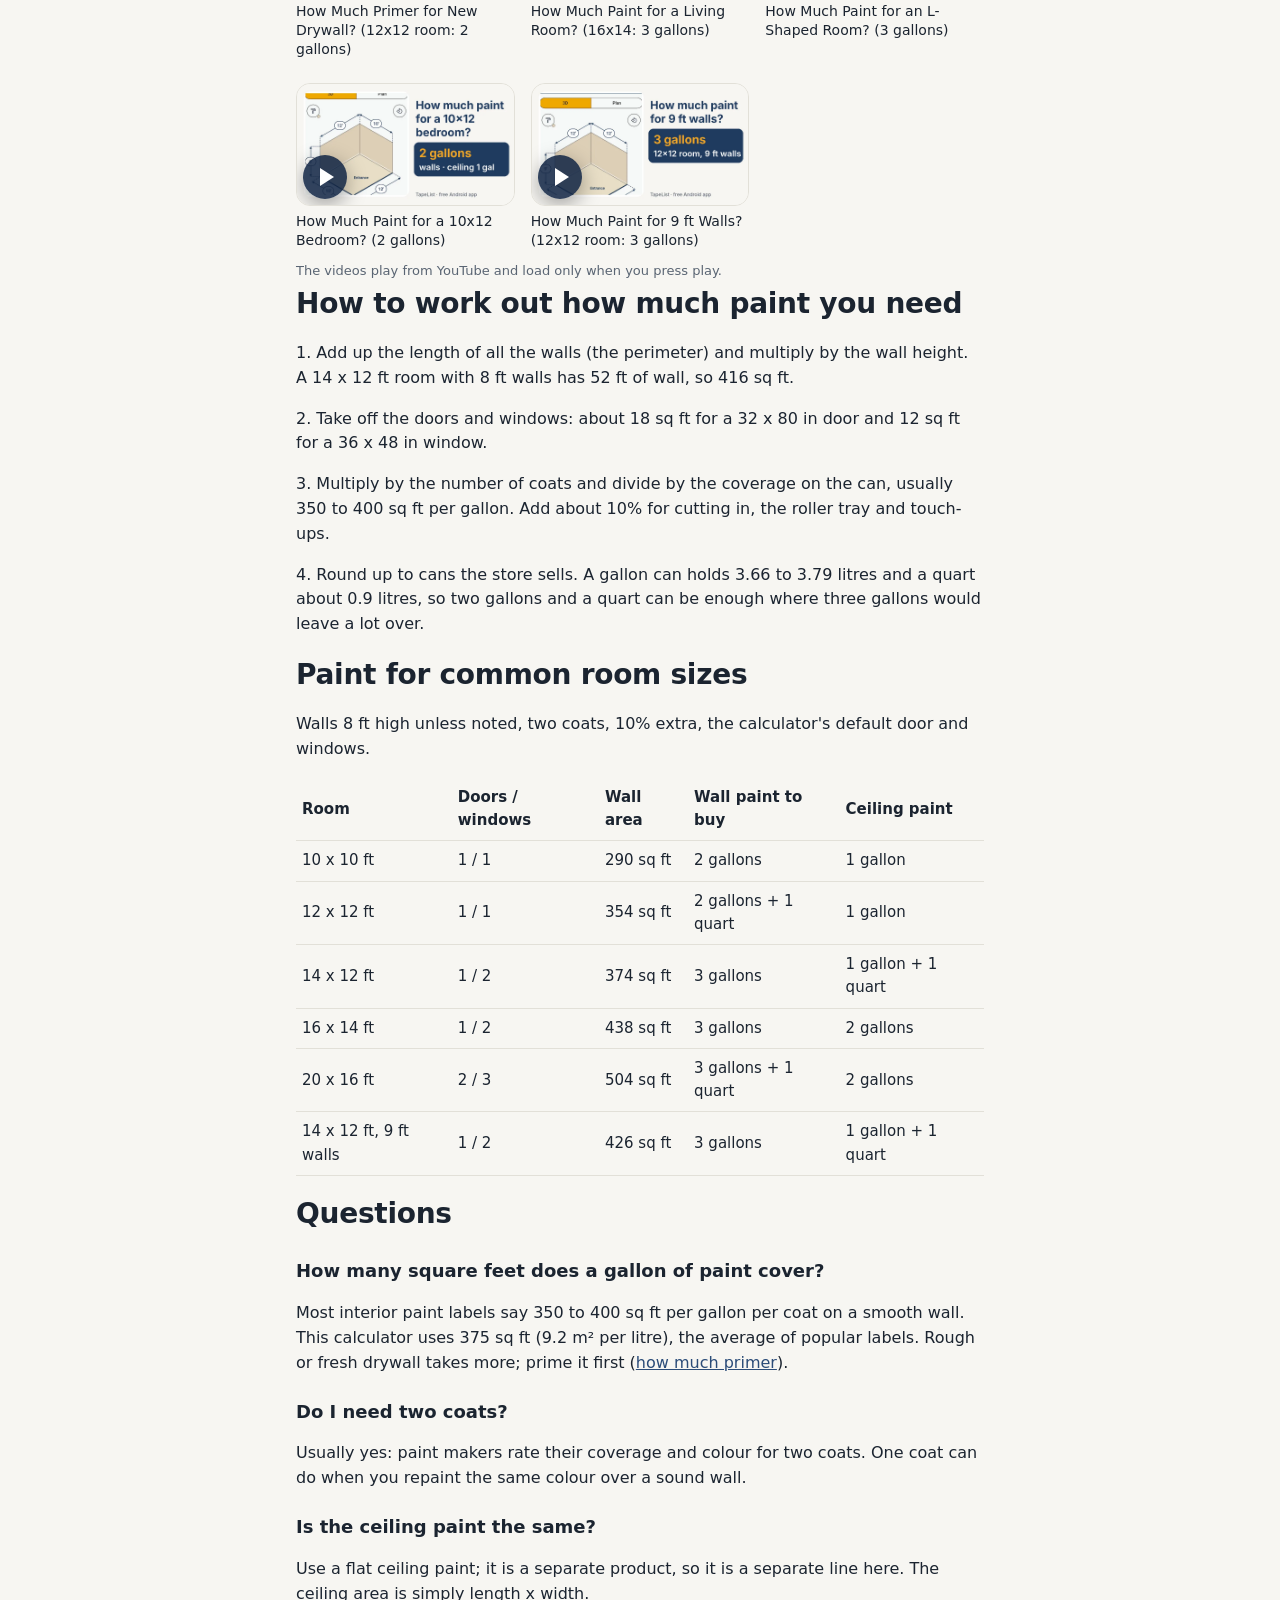
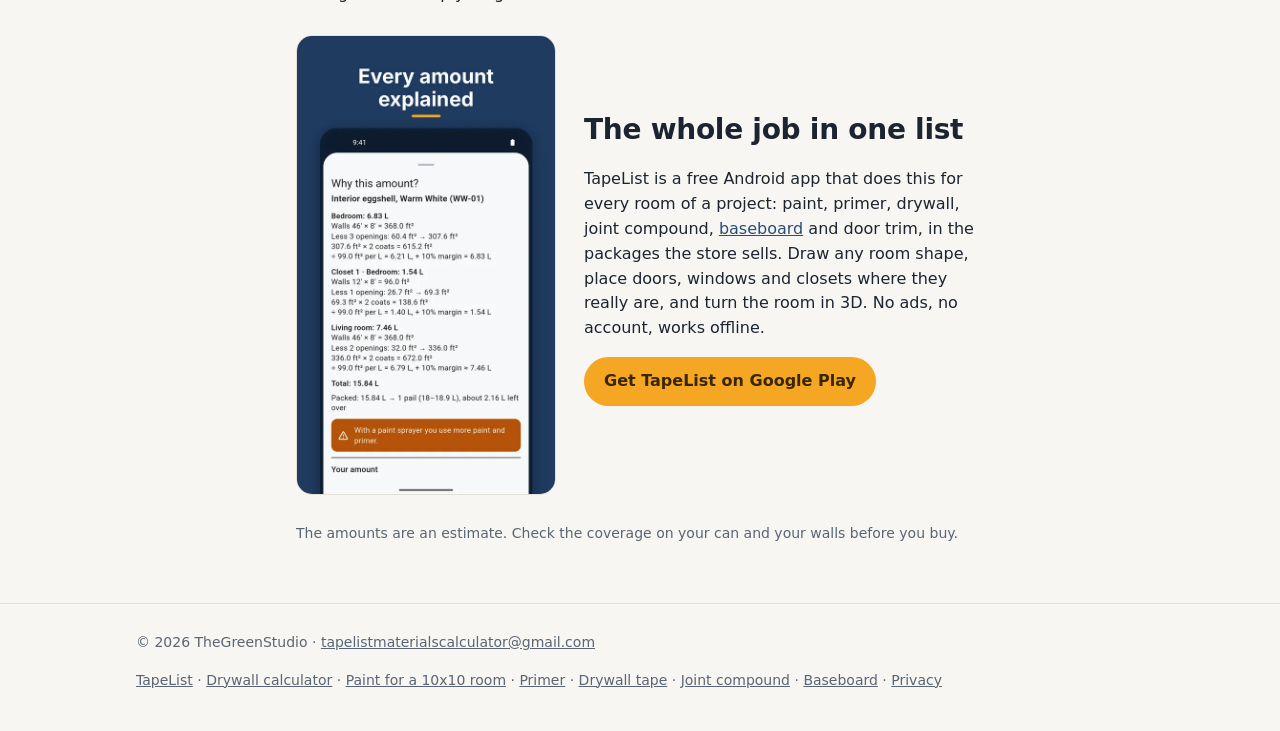
<file: paint-calculator/index.html>
<!doctype html>
<html lang="en">
<head>
<meta charset="utf-8">
<meta name="viewport" content="width=device-width, initial-scale=1">
<title>Paint Calculator: How Much Paint Do I Need for a Room? | TapeList</title>
<meta name="description" content="Free room paint calculator. Enter the room size, doors and windows and get the gallons, quarts and pails to buy for walls, ceiling and primer, with the math shown.">
<link rel="canonical" href="https://tapelistapp.github.io/paint-calculator/">
<link rel="icon" href="/img/favicon.png">
<meta property="og:title" content="Paint calculator: how much paint do I need?">
<meta property="og:description" content="Room size in, cans to buy out: gallons, quarts and pails for walls, ceiling and primer.">
<meta property="og:image" content="https://tapelistapp.github.io/img/7-shopping-list.webp">
<link rel="stylesheet" href="/assets/site.css">
<script>window.CALC = 'paint'; window.PLAY_URL = 'https://play.google.com/store/apps/details?id=io.github.tapelistapp&referrer=utm_source%3Dtapelist_site%26utm_medium%3Dweb%26utm_campaign%3Dpaint_calculator';</script>
<script src="/assets/calc.js" defer></script>
<script src="/assets/ui.js" defer></script>
<script type="application/ld+json">
{"@context":"https://schema.org","@type":"FAQPage","mainEntity":[
{"@type":"Question","name":"How much paint do I need for a 12 x 12 room?","acceptedAnswer":{"@type":"Answer","text":"A 12 x 12 ft room with 8 ft walls, one door and one window has about 354 sq ft of wall. Two coats need about 7.9 litres (2.1 gallons) with 10% for loss, so buy 2 gallons and a quart. The ceiling takes one more gallon."}},
{"@type":"Question","name":"How many square feet does a gallon of paint cover?","acceptedAnswer":{"@type":"Answer","text":"Most interior paint labels say 350 to 400 sq ft per gallon per coat on a smooth wall. This calculator uses 375 sq ft (9.2 square metres per litre), the average of popular paint labels, and adds 10% for cutting in, loss and touch-ups."}},
{"@type":"Question","name":"Do I need two coats of paint?","acceptedAnswer":{"@type":"Answer","text":"Usually yes. Paint makers rate coverage and colour for two coats, and a colour change or a patched wall almost always needs two. One coat can be enough when you repaint the same colour over a sound wall."}},
{"@type":"Question","name":"Should I subtract doors and windows?","acceptedAnswer":{"@type":"Answer","text":"Yes. A standard door is about 18 sq ft and a window about 12 sq ft. Leaving them in buys extra paint you will not use; the 10% margin already covers cutting in around them."}}
]}
</script>
<script type="application/ld+json">
{"@context":"https://schema.org","@type":"VideoObject","name":"How Much Paint for a 12x12 Room? (2 gallons + 1 quart)","description":"A 12x12 room with 8 ft walls, one door and one window needs 2 gallons + 1 quart of wall paint for two coats, and 1 gallon of ceiling paint. The math step by step.","thumbnailUrl":["https://tapelistapp.github.io/img/video-v1-paint-12x12.webp","https://i.ytimg.com/vi/2SZmH57o8n0/hqdefault.jpg"],"uploadDate":"2026-11-24T10:00:00-06:00","duration":"PT1M6S","embedUrl":"https://www.youtube-nocookie.com/embed/2SZmH57o8n0","url":"https://www.youtube.com/watch?v=2SZmH57o8n0","publisher":{"@type":"Organization","name":"TheGreenStudio"}}
</script>
<script type="application/ld+json">
{"@context": "https://schema.org", "@type": "VideoObject", "name": "How Much Paint for a 10x10 Bedroom? (2 gallons)", "description": "A 10x10 bedroom with 8 ft walls, one door and one window needs 2 gallons of wall paint for two coats, and 1 gallon of ceiling paint.", "thumbnailUrl": ["https://tapelistapp.github.io/img/video-v3-paint-10x10.webp", "https://i.ytimg.com/vi/BVR2s3_Ttnw/hqdefault.jpg"], "uploadDate": "2026-11-24T18:30:00-06:00", "duration": "PT38S", "embedUrl": "https://www.youtube-nocookie.com/embed/BVR2s3_Ttnw", "url": "https://www.youtube.com/watch?v=BVR2s3_Ttnw", "publisher": {"@type": "Organization", "name": "TheGreenStudio"}}
</script>
<script type="application/ld+json">
{"@context": "https://schema.org", "@type": "VideoObject", "name": "2 Gallons + a Quart or 3 Gallons? How to Round Paint to Cans", "description": "If you need a little over 2 gallons (7.87 L for a 12x12 room, two coats), buy 2 gallons + 1 quart: about 0.3 L is left. Three gallons would leave about 3 L over.", "thumbnailUrl": ["https://tapelistapp.github.io/img/video-v4-paint-gallon-vs-quart.webp", "https://i.ytimg.com/vi/xVyUIEI5V8k/hqdefault.jpg"], "uploadDate": "2026-11-24T18:30:00-06:00", "duration": "PT32S", "embedUrl": "https://www.youtube-nocookie.com/embed/xVyUIEI5V8k", "url": "https://www.youtube.com/watch?v=xVyUIEI5V8k", "publisher": {"@type": "Organization", "name": "TheGreenStudio"}}
</script>
<script type="application/ld+json">
{"@context": "https://schema.org", "@type": "VideoObject", "name": "How Much Paint for an Accent Wall? (1 gallon)", "description": "One 14 ft x 8 ft accent wall takes 1 gallon for two coats (2.49 L). The other three walls of a 14x12 room take 2 gallons: 3 gallons in total, the same as one color for the whole room.", "thumbnailUrl": ["https://tapelistapp.github.io/img/video-v6-paint-accent-wall.webp", "https://i.ytimg.com/vi/2ukP8q7sEvU/hqdefault.jpg"], "uploadDate": "2026-11-24T18:30:00-06:00", "duration": "PT48S", "embedUrl": "https://www.youtube-nocookie.com/embed/2ukP8q7sEvU", "url": "https://www.youtube.com/watch?v=2ukP8q7sEvU", "publisher": {"@type": "Organization", "name": "TheGreenStudio"}}
</script>
<script type="application/ld+json">
{"@context": "https://schema.org", "@type": "VideoObject", "name": "How Much Primer for New Drywall? (12x12 room: 2 gallons)", "description": "A 12x12 room with 8 ft walls, one door and one window takes 2 gallons of primer for one coat on the walls and the ceiling (498 sq ft). Then 2 gallons + 1 quart of wall paint and 1 gallon of ceiling paint for two coats.", "thumbnailUrl": ["https://tapelistapp.github.io/img/video-v7-paint-primer-new-drywall.webp", "https://i.ytimg.com/vi/Alz2x8DCUUw/hqdefault.jpg"], "uploadDate": "2026-11-25T18:00:00-06:00", "duration": "PT40S", "embedUrl": "https://www.youtube-nocookie.com/embed/Alz2x8DCUUw", "url": "https://www.youtube.com/watch?v=Alz2x8DCUUw", "publisher": {"@type": "Organization", "name": "TheGreenStudio"}}
</script>
<script type="application/ld+json">
{"@context": "https://schema.org", "@type": "VideoObject", "name": "How Much Paint for a Living Room? (16x14: 3 gallons)", "description": "A 16x14 living room with 8 ft walls, one door and two windows needs 3 gallons of wall paint for two coats, and 2 gallons of ceiling paint.", "thumbnailUrl": ["https://tapelistapp.github.io/img/video-v8-paint-living-room.webp", "https://i.ytimg.com/vi/FNludHG4hYA/hqdefault.jpg"], "uploadDate": "2026-11-25T18:00:00-06:00", "duration": "PT49S", "embedUrl": "https://www.youtube-nocookie.com/embed/FNludHG4hYA", "url": "https://www.youtube.com/watch?v=FNludHG4hYA", "publisher": {"@type": "Organization", "name": "TheGreenStudio"}}
</script>
<script type="application/ld+json">
{"@context": "https://schema.org", "@type": "VideoObject", "name": "How Much Paint for an L-Shaped Room? (3 gallons)", "description": "An L-shaped room 14x18 with a 5x6 corner cut out, 8 ft walls, one door and one window needs 3 gallons of wall paint for two coats (482 sq ft of wall), and 2 gallons of ceiling paint (222 sq ft).", "thumbnailUrl": ["https://tapelistapp.github.io/img/video-v12-paint-l-shaped-room.webp", "https://i.ytimg.com/vi/_Nr3gM32J3E/hqdefault.jpg"], "uploadDate": "2026-11-25T18:00:00-06:00", "duration": "PT47S", "embedUrl": "https://www.youtube-nocookie.com/embed/_Nr3gM32J3E", "url": "https://www.youtube.com/watch?v=_Nr3gM32J3E", "publisher": {"@type": "Organization", "name": "TheGreenStudio"}}
</script>
<script type="application/ld+json">
{"@context": "https://schema.org", "@type": "VideoObject", "name": "How Much Paint for a 10x12 Bedroom? (2 gallons)", "description": "A 10x12 bedroom with 8 ft walls, one door and one window needs 2 gallons of wall paint for two coats, and 1 gallon of ceiling paint.", "thumbnailUrl": ["https://tapelistapp.github.io/img/video-v13-paint-10x12-bedroom.webp", "https://i.ytimg.com/vi/8Dd3AmRQMRs/hqdefault.jpg"], "uploadDate": "2026-11-26T19:10:00-06:00", "duration": "PT53S", "embedUrl": "https://www.youtube-nocookie.com/embed/8Dd3AmRQMRs", "url": "https://www.youtube.com/watch?v=8Dd3AmRQMRs", "publisher": {"@type": "Organization", "name": "TheGreenStudio"}}
</script>
<script type="application/ld+json">
{"@context": "https://schema.org", "@type": "VideoObject", "name": "How Much Paint for 9 ft Walls? (12x12 room: 3 gallons)", "description": "A 12x12 room with 9 ft walls, one door and one window needs 3 gallons of wall paint for two coats. With 8 ft walls the same room needs 2 gallons + 1 quart. The ceiling stays at 1 gallon.", "thumbnailUrl": ["https://tapelistapp.github.io/img/video-v14-paint-9ft-walls.webp", "https://i.ytimg.com/vi/qc4YrMvbGU0/hqdefault.jpg"], "uploadDate": "2026-11-26T19:10:00-06:00", "duration": "PT53S", "embedUrl": "https://www.youtube-nocookie.com/embed/qc4YrMvbGU0", "url": "https://www.youtube.com/watch?v=qc4YrMvbGU0", "publisher": {"@type": "Organization", "name": "TheGreenStudio"}}
</script>
</head>
<body>
<header class="top"><div class="wrap">
  <a class="brand" href="/"><img src="/img/icon-192.png" alt="" width="32" height="32">TapeList</a>
  <nav class="nav"><a href="/paint-calculator/" aria-current="page">Paint calculator</a><a href="/drywall-calculator/">Drywall calculator</a><a class="hide-sm" href="/privacy/">Privacy</a></nav>
</div></header>

<section class="block"><div class="wrap">
  <h1 style="font-size:clamp(28px,4.5vw,40px);margin:0 0 8px;line-height:1.15">Paint calculator: how much paint do I need?</h1>
  <p class="sub">Enter the room. You get the cans to buy, gallons, quarts and pails as US and Canadian stores sell them, and how it was counted.</p>

  <div class="calc">
    <form class="card" id="form" onsubmit="return false">
      <div class="seg" role="group" aria-label="Units"><button type="button" id="u-ft" aria-pressed="true">Feet</button><button type="button" id="u-m" aria-pressed="false">Metres</button></div>
      <div class="row3">
        <div class="field"><label for="len">Length</label><input id="len" type="text" inputmode="decimal" placeholder="14'" autocomplete="off"></div>
        <div class="field"><label for="wid">Width</label><input id="wid" type="text" inputmode="decimal" placeholder="12'" autocomplete="off"></div>
        <div class="field"><label for="hgt">Wall height</label><input id="hgt" type="text" inputmode="decimal" placeholder="8'" autocomplete="off"></div>
      </div>
      <p class="field hint unit-hint" style="margin-top:-6px">feet and inches, e.g. 12' 6" or 12.5</p>
      <div class="row3">
        <div class="field"><label for="doors">Doors</label><input id="doors" type="number" min="0" max="20" value="1"><span class="hint">32 x 80 in</span></div>
        <div class="field"><label for="windows">Windows</label><input id="windows" type="number" min="0" max="30" value="1"><span class="hint">36 x 48 in</span></div>
        <div class="field"><label for="coats">Coats</label><select id="coats"><option>1</option><option selected>2</option><option>3</option><option>4</option></select></div>
      </div>
      <label class="check"><input type="checkbox" id="ceil" checked> Paint the ceiling too</label>
      <label class="check"><input type="checkbox" id="primer"> Primer (new drywall or a patched wall)</label>
    </form>
    <div class="card result" id="out" aria-live="polite"></div>
  </div>
</div></section>

<section class="block" style="padding-top:8px"><div class="wrap article">
  <h2>Video: how much paint for a 12 x 12 room</h2>
  <p>One minute: the room in the app, the wall area, two coats and why the answer is 2 gallons and a quart, not 3 gallons.</p>
  <a class="video" href="https://www.youtube.com/watch?v=2SZmH57o8n0" data-yt="2SZmH57o8n0" aria-label="Play the video: How much paint for a 12x12 room">
    <img src="/img/video-v1-paint-12x12.webp" alt="How much paint for a 12x12 room: 2 gallons + 1 quart" width="960" height="540" loading="lazy">
    <span class="play" aria-hidden="true"></span>
  </a>
  <h3 class="vgrid-title">More paint videos</h3>
<div class="vgrid">
  <figure>
  <a class="video" href="https://www.youtube.com/watch?v=BVR2s3_Ttnw" data-yt="BVR2s3_Ttnw" aria-label="Play the video: How Much Paint for a 10x10 Bedroom? (2 gallons)">
    <img src="/img/video-v3-paint-10x10.webp" alt="How Much Paint for a 10x10 Bedroom? (2 gallons)" width="960" height="540" loading="lazy">
    <span class="play" aria-hidden="true"></span>
  </a>
    <figcaption>How Much Paint for a 10x10 Bedroom? (2 gallons)</figcaption>
  </figure>
  <figure>
  <a class="video" href="https://www.youtube.com/watch?v=xVyUIEI5V8k" data-yt="xVyUIEI5V8k" aria-label="Play the video: 2 Gallons + a Quart or 3 Gallons? How to Round Paint to Cans">
    <img src="/img/video-v4-paint-gallon-vs-quart.webp" alt="2 Gallons + a Quart or 3 Gallons? How to Round Paint to Cans" width="960" height="540" loading="lazy">
    <span class="play" aria-hidden="true"></span>
  </a>
    <figcaption>2 Gallons + a Quart or 3 Gallons? How to Round Paint to Cans</figcaption>
  </figure>
  <figure>
  <a class="video" href="https://www.youtube.com/watch?v=2ukP8q7sEvU" data-yt="2ukP8q7sEvU" aria-label="Play the video: How Much Paint for an Accent Wall? (1 gallon)">
    <img src="/img/video-v6-paint-accent-wall.webp" alt="How Much Paint for an Accent Wall? (1 gallon)" width="960" height="540" loading="lazy">
    <span class="play" aria-hidden="true"></span>
  </a>
    <figcaption>How Much Paint for an Accent Wall? (1 gallon)</figcaption>
  </figure>
  <figure>
  <a class="video" href="https://www.youtube.com/watch?v=Alz2x8DCUUw" data-yt="Alz2x8DCUUw" aria-label="Play the video: How Much Primer for New Drywall? (12x12 room: 2 gallons)">
    <img src="/img/video-v7-paint-primer-new-drywall.webp" alt="How Much Primer for New Drywall? (12x12 room: 2 gallons)" width="960" height="540" loading="lazy">
    <span class="play" aria-hidden="true"></span>
  </a>
    <figcaption>How Much Primer for New Drywall? (12x12 room: 2 gallons)</figcaption>
  </figure>
  <figure>
  <a class="video" href="https://www.youtube.com/watch?v=FNludHG4hYA" data-yt="FNludHG4hYA" aria-label="Play the video: How Much Paint for a Living Room? (16x14: 3 gallons)">
    <img src="/img/video-v8-paint-living-room.webp" alt="How Much Paint for a Living Room? (16x14: 3 gallons)" width="960" height="540" loading="lazy">
    <span class="play" aria-hidden="true"></span>
  </a>
    <figcaption>How Much Paint for a Living Room? (16x14: 3 gallons)</figcaption>
  </figure>
  <figure>
  <a class="video" href="https://www.youtube.com/watch?v=_Nr3gM32J3E" data-yt="_Nr3gM32J3E" aria-label="Play the video: How Much Paint for an L-Shaped Room? (3 gallons)">
    <img src="/img/video-v12-paint-l-shaped-room.webp" alt="How Much Paint for an L-Shaped Room? (3 gallons)" width="960" height="540" loading="lazy">
    <span class="play" aria-hidden="true"></span>
  </a>
    <figcaption>How Much Paint for an L-Shaped Room? (3 gallons)</figcaption>
  </figure>
  <figure>
  <a class="video" href="https://www.youtube.com/watch?v=8Dd3AmRQMRs" data-yt="8Dd3AmRQMRs" aria-label="Play the video: How Much Paint for a 10x12 Bedroom? (2 gallons)">
    <img src="/img/video-v13-paint-10x12-bedroom.webp" alt="How Much Paint for a 10x12 Bedroom? (2 gallons)" width="960" height="540" loading="lazy">
    <span class="play" aria-hidden="true"></span>
  </a>
    <figcaption>How Much Paint for a 10x12 Bedroom? (2 gallons)</figcaption>
  </figure>
  <figure>
  <a class="video" href="https://www.youtube.com/watch?v=qc4YrMvbGU0" data-yt="qc4YrMvbGU0" aria-label="Play the video: How Much Paint for 9 ft Walls? (12x12 room: 3 gallons)">
    <img src="/img/video-v14-paint-9ft-walls.webp" alt="How Much Paint for 9 ft Walls? (12x12 room: 3 gallons)" width="960" height="540" loading="lazy">
    <span class="play" aria-hidden="true"></span>
  </a>
    <figcaption>How Much Paint for 9 ft Walls? (12x12 room: 3 gallons)</figcaption>
  </figure>
</div>
  <p class="hint video-note">The videos play from YouTube and load only when you press play.</p>
</div>
<div class="wrap article">
  <h2>How to work out how much paint you need</h2>
  <p>1. Add up the length of all the walls (the perimeter) and multiply by the wall height. A 14 x 12 ft room with 8 ft walls has 52 ft of wall, so 416 sq ft.</p>
  <p>2. Take off the doors and windows: about 18 sq ft for a 32 x 80 in door and 12 sq ft for a 36 x 48 in window.</p>
  <p>3. Multiply by the number of coats and divide by the coverage on the can, usually 350 to 400 sq ft per gallon. Add about 10% for cutting in, the roller tray and touch-ups.</p>
  <p>4. Round up to cans the store sells. A gallon can holds 3.66 to 3.79 litres and a quart about 0.9 litres, so two gallons and a quart can be enough where three gallons would leave a lot over.</p>

  <h2>Paint for common room sizes</h2>
  <p>Walls 8 ft high unless noted, two coats, 10% extra, the calculator's default door and windows.</p>
  <table>
    <thead><tr><th>Room</th><th>Doors / windows</th><th>Wall area</th><th>Wall paint to buy</th><th>Ceiling paint</th></tr></thead>
    <tbody>
      <tr><td>10 x 10 ft</td><td>1 / 1</td><td>290 sq ft</td><td>2 gallons</td><td>1 gallon</td></tr>
      <tr><td>12 x 12 ft</td><td>1 / 1</td><td>354 sq ft</td><td>2 gallons + 1 quart</td><td>1 gallon</td></tr>
      <tr><td>14 x 12 ft</td><td>1 / 2</td><td>374 sq ft</td><td>3 gallons</td><td>1 gallon + 1 quart</td></tr>
      <tr><td>16 x 14 ft</td><td>1 / 2</td><td>438 sq ft</td><td>3 gallons</td><td>2 gallons</td></tr>
      <tr><td>20 x 16 ft</td><td>2 / 3</td><td>504 sq ft</td><td>3 gallons + 1 quart</td><td>2 gallons</td></tr>
      <tr><td>14 x 12 ft, 9 ft walls</td><td>1 / 2</td><td>426 sq ft</td><td>3 gallons</td><td>1 gallon + 1 quart</td></tr>
    </tbody>
  </table>

  <h2>Questions</h2>
  <h3>How many square feet does a gallon of paint cover?</h3>
  <p>Most interior paint labels say 350 to 400 sq ft per gallon per coat on a smooth wall. This calculator uses 375 sq ft (9.2 m&sup2; per litre), the average of popular labels. Rough or fresh drywall takes more; prime it first (<a href="/how-much-primer/">how much primer</a>).</p>
  <h3>Do I need two coats?</h3>
  <p>Usually yes: paint makers rate their coverage and colour for two coats. One coat can do when you repaint the same colour over a sound wall.</p>
  <h3>Is the ceiling paint the same?</h3>
  <p>Use a flat ceiling paint; it is a separate product, so it is a separate line here. The ceiling area is simply length x width.</p>

  <div class="feature-shot">
    <img src="/img/8-why-this-amount.webp" alt="TapeList app screen explaining why it counted that amount of paint" width="540" height="960" loading="lazy">
    <div>
      <h2 style="margin-top:0">The whole job in one list</h2>
      <p>TapeList is a free Android app that does this for every room of a project: paint, primer, drywall, joint compound, <a href="/how-much-baseboard/">baseboard</a> and door trim, in the packages the store sells. Draw any room shape, place doors, windows and closets where they really are, and turn the room in 3D. No ads, no account, works offline.</p>
      <p><a class="btn" id="play2" href="https://play.google.com/store/apps/details?id=io.github.tapelistapp&amp;referrer=utm_source%3Dtapelist_site%26utm_medium%3Dweb%26utm_campaign%3Dpaint_calculator">Get TapeList on Google Play</a></p>
    </div>
  </div>
  <p class="hint" style="color:var(--muted);font-size:14px;margin-top:28px">The amounts are an estimate. Check the coverage on your can and your walls before you buy.</p>
</div></section>

<footer><div class="wrap"><span>&copy; 2026 TheGreenStudio &middot; <a href="mailto:tapelistmaterialscalculator@gmail.com">tapelistmaterialscalculator@gmail.com</a></span><span><a href="/">TapeList</a> &middot; <a href="/drywall-calculator/">Drywall calculator</a> &middot; <a href="/how-much-paint-10x10-room/">Paint for a 10x10 room</a> &middot; <a href="/how-much-primer/">Primer</a> &middot; <a href="/how-much-drywall-tape/">Drywall tape</a> &middot; <a href="/how-much-joint-compound/">Joint compound</a> &middot; <a href="/how-much-baseboard/">Baseboard</a> &middot; <a href="/privacy/">Privacy</a></span></div></footer>
<script>
document.querySelectorAll('a.video[data-yt]').forEach(function(a){a.addEventListener('click',function(e){e.preventDefault();var f=document.createElement('iframe');f.src='https://www.youtube-nocookie.com/embed/'+a.dataset.yt+'?autoplay=1&rel=0';f.title=a.getAttribute('aria-label');f.allow='autoplay; encrypted-media; picture-in-picture';f.allowFullscreen=true;f.className='video-frame';a.replaceWith(f);});});
</script>
</body>
</html>
</file>
<file: assets/site.css>
:root {
  --navy: #1f3a5f;
  --navy-2: #2b4c78;
  --amber: #f5a623;
  --amber-ink: #3a2600;
  --bg: #f7f6f2;
  --card: #ffffff;
  --ink: #1b2430;
  --muted: #5a6573;
  --line: #e2e0d8;
  --ok: #2f7d4f;
  --radius: 14px;
}
@media (prefers-color-scheme: dark) {
  :root {
    --bg: #11161d;
    --card: #1a222c;
    --ink: #e8ecf1;
    --muted: #a3adba;
    --line: #2c3743;
    --navy-2: #8fb0d9;
  }
}
* { box-sizing: border-box; }
html { -webkit-text-size-adjust: 100%; }
body {
  margin: 0;
  background: var(--bg);
  color: var(--ink);
  font: 16px/1.55 system-ui, -apple-system, "Segoe UI", Roboto, "Helvetica Neue", Arial, sans-serif;
}
a { color: var(--navy-2); }
img { max-width: 100%; height: auto; display: block; }
.wrap { max-width: 1040px; margin: 0 auto; padding: 0 16px; }

/* header */
.top { background: var(--navy); color: #fff; }
.top .wrap { display: flex; align-items: center; justify-content: space-between; gap: 12px; padding-top: 12px; padding-bottom: 12px; }
.brand { display: flex; align-items: center; gap: 10px; color: #fff; text-decoration: none; font-weight: 700; font-size: 18px; }
.brand img { width: 32px; height: 32px; border-radius: 8px; }
.nav { display: flex; gap: 16px; flex-wrap: wrap; }
.nav a { color: #dfe7f2; text-decoration: none; font-size: 15px; }
.nav a:hover, .nav a[aria-current="page"] { color: #fff; text-decoration: underline; text-underline-offset: 4px; }

/* buttons */
.btn {
  display: inline-flex; align-items: center; gap: 8px; justify-content: center;
  background: var(--amber); color: var(--amber-ink); font-weight: 700; text-decoration: none;
  padding: 12px 20px; border-radius: 999px; border: 0; font-size: 16px; cursor: pointer;
}
.btn:hover { filter: brightness(1.05); }
.btn.ghost { background: transparent; color: #fff; border: 1.5px solid rgba(255,255,255,.6); }

/* hero */
.hero { background: var(--navy); color: #fff; padding: 40px 0 56px; }
.hero .wrap { display: grid; grid-template-columns: 1.2fr .8fr; gap: 32px; align-items: center; }
.hero h1 { font-size: clamp(30px, 5vw, 46px); line-height: 1.1; margin: 0 0 14px; letter-spacing: -.01em; }
.hero p.lead { font-size: 19px; color: #dfe7f2; margin: 0 0 22px; max-width: 34em; }
.hero .cta { display: flex; gap: 12px; flex-wrap: wrap; }
.hero .note { font-size: 14px; color: #b9c7da; margin-top: 14px; }
.hero .shots { display: grid; grid-template-columns: 1fr 1fr; gap: 12px; }
.hero .shots img { border-radius: 16px; box-shadow: 0 10px 30px rgba(0,0,0,.35); }
.hero .shots img:nth-child(2) { margin-top: 36px; }

/* sections */
section.block { padding: 44px 0; }
section.block h2 { font-size: 28px; margin: 0 0 8px; letter-spacing: -.01em; }
section.block p.sub { color: var(--muted); margin: 0 0 24px; }
.grid3 { display: grid; grid-template-columns: repeat(3, 1fr); gap: 16px; }
.card { background: var(--card); border: 1px solid var(--line); border-radius: var(--radius); padding: 20px; }
.card h3 { margin: 0 0 6px; font-size: 18px; }
.card p { margin: 0; color: var(--muted); }
.feature-shot { display: grid; grid-template-columns: 260px 1fr; gap: 28px; align-items: center; margin-top: 28px; }
.feature-shot img { border-radius: 16px; border: 1px solid var(--line); }

/* calculator */
.calc { display: grid; grid-template-columns: 1fr 1fr; gap: 20px; align-items: start; }
.calc .card { padding: 22px; }
.field { display: grid; gap: 6px; margin-bottom: 14px; }
.field label { font-weight: 600; font-size: 15px; }
.field .hint { font-size: 13px; color: var(--muted); }
.row2 { display: grid; grid-template-columns: 1fr 1fr; gap: 12px; }
.row3 { display: grid; grid-template-columns: 1fr 1fr 1fr; gap: 12px; }
input[type="text"], input[type="number"], select {
  width: 100%; font: inherit; color: var(--ink); background: var(--bg);
  border: 1.5px solid var(--line); border-radius: 10px; padding: 10px 12px;
}
input:focus, select:focus { outline: none; border-color: var(--amber); box-shadow: 0 0 0 3px rgba(245,166,35,.25); }
input.bad { border-color: #c0392b; }
.check { display: flex; gap: 10px; align-items: center; margin: 6px 0 12px; font-size: 15px; }
.check input { width: 18px; height: 18px; accent-color: var(--navy); }
.seg { display: inline-flex; border: 1.5px solid var(--line); border-radius: 999px; overflow: hidden; margin-bottom: 16px; }
.seg button { font: inherit; border: 0; background: transparent; color: var(--ink); padding: 8px 16px; cursor: pointer; }
.seg button[aria-pressed="true"] { background: var(--navy); color: #fff; }

.result h3 { margin: 0 0 12px; font-size: 18px; }
.buy { list-style: none; margin: 0 0 16px; padding: 0; }
.buy li { display: flex; justify-content: space-between; gap: 12px; padding: 12px 0; border-bottom: 1px solid var(--line); }
.buy li:last-child { border-bottom: 0; }
.buy .what { font-weight: 600; }
.buy .what small { display: block; font-weight: 400; color: var(--muted); font-size: 13px; }
.buy .qty { font-weight: 800; font-size: 18px; white-space: nowrap; color: var(--navy-2); }
.why { font-size: 14px; color: var(--muted); background: var(--bg); border-radius: 10px; padding: 12px 14px; }
.why b { color: var(--ink); }
.promo { margin-top: 16px; padding: 16px; border-radius: 12px; background: var(--navy); color: #fff; }
.promo p { margin: 0 0 12px; color: #dfe7f2; font-size: 15px; }

/* article */
.article { max-width: 720px; }
.article h2 { font-size: 24px; margin: 32px 0 8px; }
.article h3 { font-size: 18px; margin: 22px 0 6px; }
.article table { border-collapse: collapse; width: 100%; margin: 10px 0 16px; font-size: 15px; }
.article th, .article td { border-bottom: 1px solid var(--line); padding: 8px 6px; text-align: left; }
.article th { font-weight: 700; }

footer { border-top: 1px solid var(--line); padding: 28px 0 40px; color: var(--muted); font-size: 14px; }
footer .wrap { display: flex; justify-content: space-between; gap: 16px; flex-wrap: wrap; }
footer a { color: var(--muted); }

@media (max-width: 820px) {
  .hero .wrap, .calc, .feature-shot { grid-template-columns: 1fr; }
  .hero .shots { max-width: 420px; }
  .grid3 { grid-template-columns: 1fr; }
  .feature-shot img { max-width: 260px; }
  .nav { gap: 12px; }
  .nav a.hide-sm { display: none; }
}

/* video */
.video, .video-frame { display: block; position: relative; width: 100%; aspect-ratio: 16 / 9; border-radius: var(--radius); overflow: hidden; border: 1px solid var(--line); background: #000; margin: 12px 0 6px; }
.video img { width: 100%; height: 100%; object-fit: cover; display: block; }
.video .play { position: absolute; left: 3%; bottom: 5%; width: 64px; height: 64px; border-radius: 50%; background: rgba(15,35,66,.85); box-shadow: 0 6px 20px rgba(0,0,0,.35); }
.video .play::after { content: ""; position: absolute; left: 25px; top: 19px; border-style: solid; border-width: 13px 0 13px 20px; border-color: transparent transparent transparent #fff; }
.video:hover .play, .video:focus-visible .play { background: var(--amber); }
.video-note { font-size: 13px; color: var(--muted); margin: 12px 0 0; }
.vgrid-title { font-size: 18px; margin: 24px 0 4px; }
.vgrid { display: grid; grid-template-columns: repeat(auto-fill, minmax(200px, 1fr)); gap: 16px; }
.vgrid figure { margin: 0; }
.vgrid .video { margin: 8px 0 6px; }
.vgrid .video .play { width: 44px; height: 44px; }
.vgrid .video .play::after { left: 17px; top: 13px; border-width: 9px 0 9px 14px; }
.vgrid figcaption { font-size: 14px; line-height: 1.35; color: var(--ink); }
</file>
